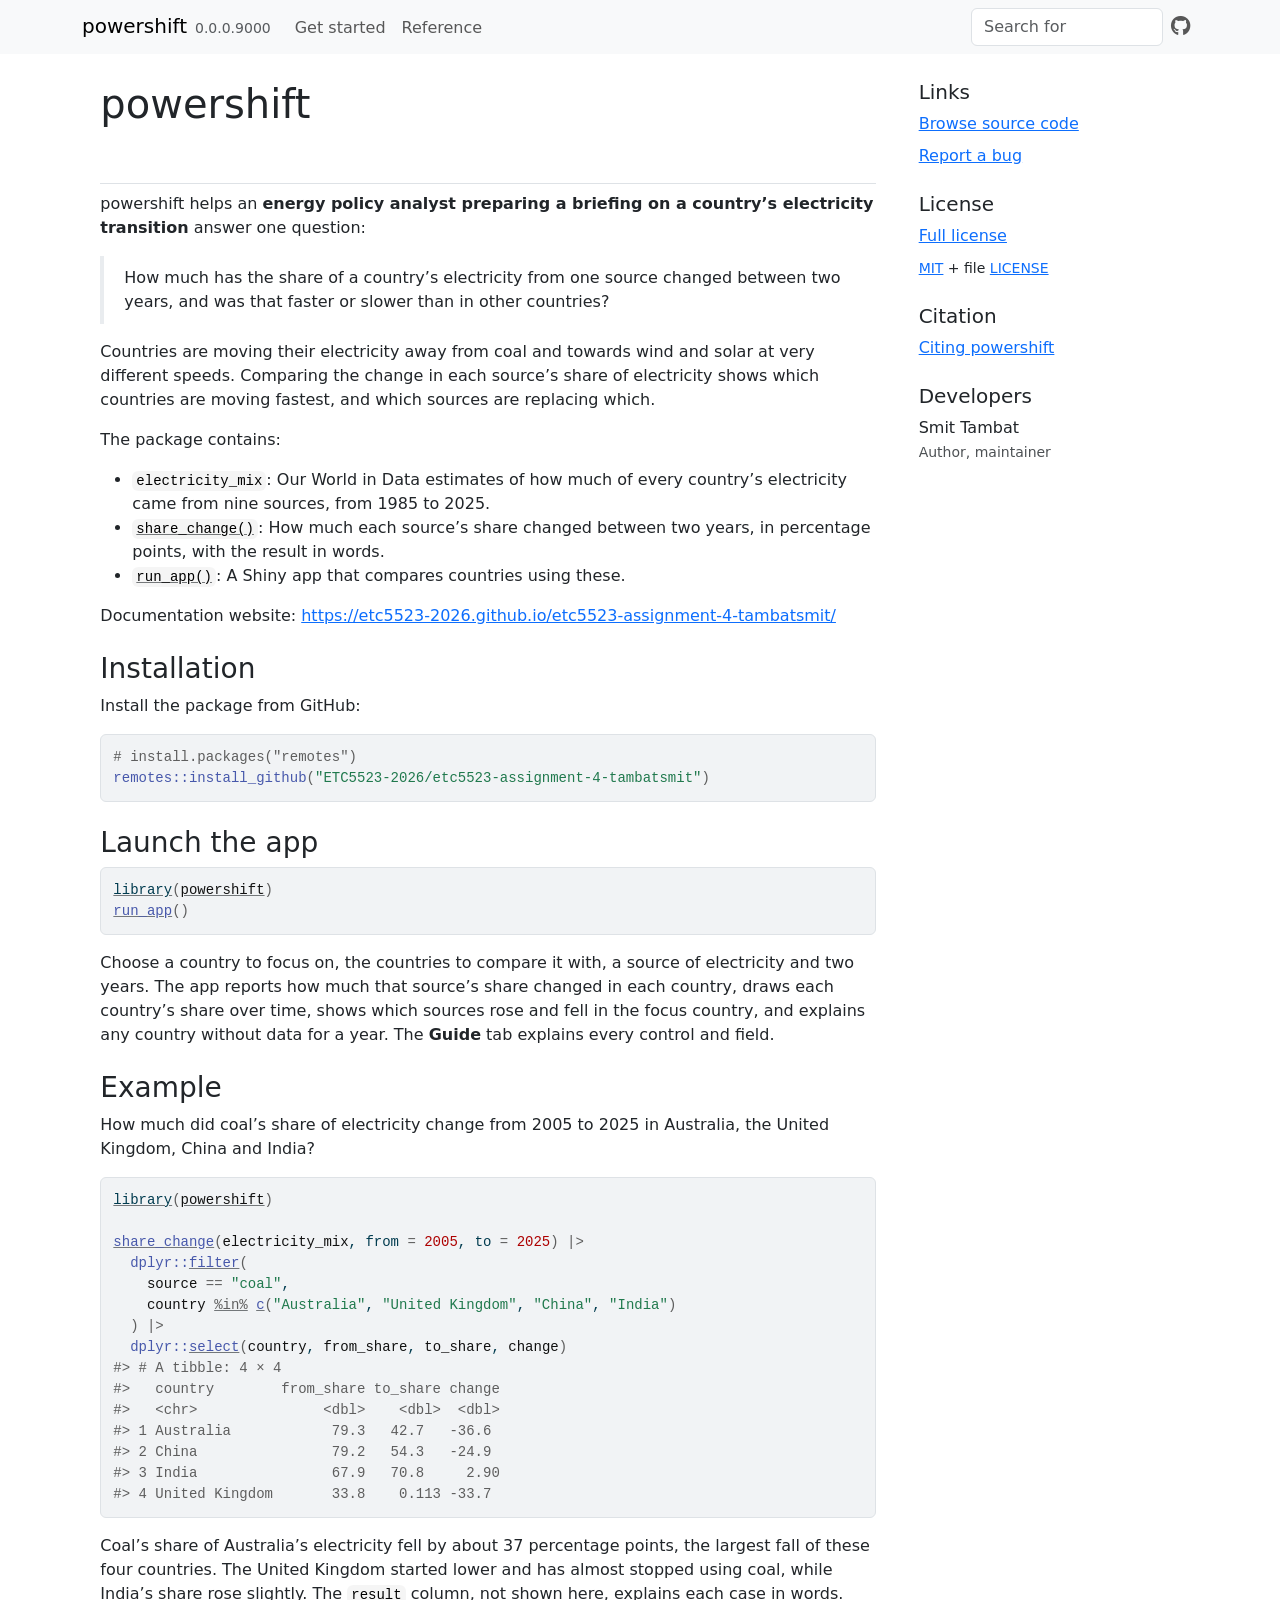
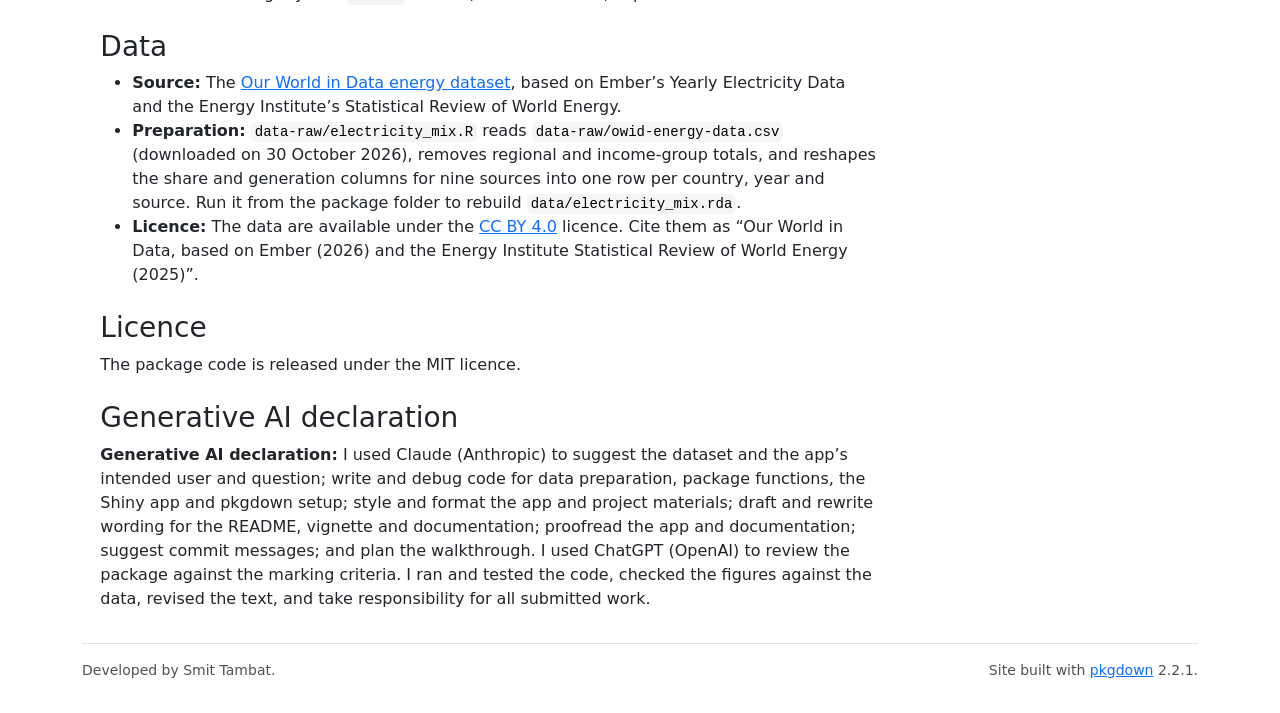
<file: index.html>
<!DOCTYPE html>
<!-- Generated by pkgdown: do not edit by hand --><html lang="en">
<head>
<meta charset="UTF-8">
<meta http-equiv="X-UA-Compatible" content="IE=edge">
<meta name="viewport" content="width=device-width, initial-scale=1, shrink-to-fit=no">
<title>Compare How Quickly Countries Are Changing Their Electricity Mix • powershift</title>
<script src="deps/jquery-3.6.0/jquery-3.6.0.min.js"></script><meta name="viewport" content="width=device-width, initial-scale=1, shrink-to-fit=no">
<link href="deps/bootstrap-5.3.8/bootstrap.min.css" rel="stylesheet">
<script src="deps/bootstrap-5.3.8/bootstrap.bundle.min.js"></script><link href="deps/font-awesome-6.5.2/css/all.min.css" rel="stylesheet">
<link href="deps/font-awesome-6.5.2/css/v4-shims.min.css" rel="stylesheet">
<script src="deps/headroom-0.11.0/headroom.min.js"></script><script src="deps/headroom-0.11.0/jQuery.headroom.min.js"></script><script src="deps/bootstrap-toc-1.0.1/bootstrap-toc.min.js"></script><script src="deps/clipboard.js-2.0.11/clipboard.min.js"></script><script src="deps/search-1.0.0/autocomplete.jquery.min.js"></script><script src="deps/search-1.0.0/fuse.min.js"></script><script src="deps/search-1.0.0/mark.min.js"></script><!-- pkgdown --><script src="pkgdown.js"></script><meta property="og:title" content="Compare How Quickly Countries Are Changing Their Electricity Mix">
<meta name="description" content="Provides Our World in Data estimates of how much of each countrys electricity came from coal, gas, oil, nuclear, hydro, wind, solar, bioenergy and other renewables from 1985 to 2025, a function that measures how much each sources share changed between two years, and a shiny app that helps an energy policy analyst compare how quickly countries are changing their electricity mix.">
<meta property="og:description" content="Provides Our World in Data estimates of how much of each countrys electricity came from coal, gas, oil, nuclear, hydro, wind, solar, bioenergy and other renewables from 1985 to 2025, a function that measures how much each sources share changed between two years, and a shiny app that helps an energy policy analyst compare how quickly countries are changing their electricity mix.">
</head>
<body>
    <a href="#main" class="visually-hidden-focusable">Skip to contents</a>


    <nav class="navbar navbar-expand-lg fixed-top bg-light" data-bs-theme="light" aria-label="Site navigation"><div class="container">

    <a class="navbar-brand me-2" href="index.html">powershift</a>

    <small class="nav-text text-muted me-auto" data-bs-toggle="tooltip" data-bs-placement="bottom" title="">0.0.0.9000</small>


    <button class="navbar-toggler" type="button" data-bs-toggle="collapse" data-bs-target="#navbar" aria-controls="navbar" aria-expanded="false" aria-label="Toggle navigation">
      <span class="navbar-toggler-icon"></span>
    </button>

    <div id="navbar" class="collapse navbar-collapse ms-3">
      <ul class="navbar-nav me-auto">
<li class="nav-item"><a class="nav-link" href="articles/powershift.html">Get started</a></li>
<li class="nav-item"><a class="nav-link" href="reference/index.html">Reference</a></li>
      </ul>
<ul class="navbar-nav">
<li class="nav-item"><form class="form-inline" role="search">
 <input class="form-control" type="search" name="search-input" id="search-input" autocomplete="off" aria-label="Search site" placeholder="Search for" data-search-index="search.json">
</form></li>
<li class="nav-item"><a class="external-link nav-link" href="https://github.com/ETC5523-2026/etc5523-assignment-4-tambatsmit/" aria-label="GitHub"><span class="fa fab fa-github fa-lg"></span></a></li>
      </ul>
</div>


  </div>
</nav><div class="container template-home">
<div class="row">
  <main id="main" class="col-md-9"><div class="section level1">
<div class="page-header"><h1 id="powershift">powershift<a class="anchor" aria-label="anchor" href="#powershift"></a>
</h1></div>
<p>powershift helps an <strong>energy policy analyst preparing a briefing on a country’s electricity transition</strong> answer one question:</p>
<blockquote>
<p>How much has the share of a country’s electricity from one source changed between two years, and was that faster or slower than in other countries?</p>
</blockquote>
<p>Countries are moving their electricity away from coal and towards wind and solar at very different speeds. Comparing the change in each source’s share of electricity shows which countries are moving fastest, and which sources are replacing which.</p>
<p>The package contains:</p>
<ul>
<li>
<code>electricity_mix</code>: Our World in Data estimates of how much of every country’s electricity came from nine sources, from 1985 to 2025.</li>
<li>
<code><a href="reference/share_change.html">share_change()</a></code>: How much each source’s share changed between two years, in percentage points, with the result in words.</li>
<li>
<code><a href="reference/run_app.html">run_app()</a></code>: A Shiny app that compares countries using these.</li>
</ul>
<p>Documentation website: <a href="https://etc5523-2026.github.io/etc5523-assignment-4-tambatsmit/" class="uri">https://etc5523-2026.github.io/etc5523-assignment-4-tambatsmit/</a></p>
<div class="section level2">
<h2 id="installation">Installation<a class="anchor" aria-label="anchor" href="#installation"></a>
</h2>
<p>Install the package from GitHub:</p>
<div class="sourceCode" id="cb1"><pre class="downlit sourceCode r">
<code class="sourceCode R"><span><span class="co"># install.packages("remotes")</span></span>
<span><span class="fu">remotes</span><span class="fu">::</span><span class="fu">install_github</span><span class="op">(</span><span class="st">"ETC5523-2026/etc5523-assignment-4-tambatsmit"</span><span class="op">)</span></span></code></pre></div>
</div>
<div class="section level2">
<h2 id="launch-the-app">Launch the app<a class="anchor" aria-label="anchor" href="#launch-the-app"></a>
</h2>
<div class="sourceCode" id="cb2"><pre class="downlit sourceCode r">
<code class="sourceCode R"><span><span class="kw"><a href="https://rdrr.io/r/base/library.html" class="external-link">library</a></span><span class="op">(</span><span class="va"><a href="https://etc5523-2026.github.io/etc5523-assignment-4-tambatsmit/">powershift</a></span><span class="op">)</span></span>
<span><span class="fu"><a href="reference/run_app.html">run_app</a></span><span class="op">(</span><span class="op">)</span></span></code></pre></div>
<p>Choose a country to focus on, the countries to compare it with, a source of electricity and two years. The app reports how much that source’s share changed in each country, draws each country’s share over time, shows which sources rose and fell in the focus country, and explains any country without data for a year. The <strong>Guide</strong> tab explains every control and field.</p>
</div>
<div class="section level2">
<h2 id="example">Example<a class="anchor" aria-label="anchor" href="#example"></a>
</h2>
<p>How much did coal’s share of electricity change from 2005 to 2025 in Australia, the United Kingdom, China and India?</p>
<div class="sourceCode" id="cb3"><pre class="downlit sourceCode r">
<code class="sourceCode R"><span><span class="kw"><a href="https://rdrr.io/r/base/library.html" class="external-link">library</a></span><span class="op">(</span><span class="va"><a href="https://etc5523-2026.github.io/etc5523-assignment-4-tambatsmit/">powershift</a></span><span class="op">)</span></span>
<span></span>
<span><span class="fu"><a href="reference/share_change.html">share_change</a></span><span class="op">(</span><span class="va">electricity_mix</span>, from <span class="op">=</span> <span class="fl">2005</span>, to <span class="op">=</span> <span class="fl">2025</span><span class="op">)</span> <span class="op">|&gt;</span></span>
<span>  <span class="fu">dplyr</span><span class="fu">::</span><span class="fu"><a href="https://dplyr.tidyverse.org/reference/filter.html" class="external-link">filter</a></span><span class="op">(</span></span>
<span>    <span class="va">source</span> <span class="op">==</span> <span class="st">"coal"</span>,</span>
<span>    <span class="va">country</span> <span class="op"><a href="https://rdrr.io/r/base/match.html" class="external-link">%in%</a></span> <span class="fu"><a href="https://rdrr.io/r/base/c.html" class="external-link">c</a></span><span class="op">(</span><span class="st">"Australia"</span>, <span class="st">"United Kingdom"</span>, <span class="st">"China"</span>, <span class="st">"India"</span><span class="op">)</span></span>
<span>  <span class="op">)</span> <span class="op">|&gt;</span></span>
<span>  <span class="fu">dplyr</span><span class="fu">::</span><span class="fu"><a href="https://dplyr.tidyverse.org/reference/select.html" class="external-link">select</a></span><span class="op">(</span><span class="va">country</span>, <span class="va">from_share</span>, <span class="va">to_share</span>, <span class="va">change</span><span class="op">)</span></span>
<span><span class="co">#&gt; # A tibble: 4 × 4</span></span>
<span><span class="co">#&gt;   country        from_share to_share change</span></span>
<span><span class="co">#&gt;   &lt;chr&gt;               &lt;dbl&gt;    &lt;dbl&gt;  &lt;dbl&gt;</span></span>
<span><span class="co">#&gt; 1 Australia            79.3   42.7   -36.6 </span></span>
<span><span class="co">#&gt; 2 China                79.2   54.3   -24.9 </span></span>
<span><span class="co">#&gt; 3 India                67.9   70.8     2.90</span></span>
<span><span class="co">#&gt; 4 United Kingdom       33.8    0.113 -33.7</span></span></code></pre></div>
<p>Coal’s share of Australia’s electricity fell by about 37 percentage points, the largest fall of these four countries. The United Kingdom started lower and has almost stopped using coal, while India’s share rose slightly. The <code>result</code> column, not shown here, explains each case in words.</p>
</div>
<div class="section level2">
<h2 id="data">Data<a class="anchor" aria-label="anchor" href="#data"></a>
</h2>
<ul>
<li>
<strong>Source:</strong> The <a href="https://github.com/owid/energy-data" class="external-link">Our World in Data energy dataset</a>, based on Ember’s Yearly Electricity Data and the Energy Institute’s Statistical Review of World Energy.</li>
<li>
<strong>Preparation:</strong> <code>data-raw/electricity_mix.R</code> reads <code>data-raw/owid-energy-data.csv</code> (downloaded on 30 October 2026), removes regional and income-group totals, and reshapes the share and generation columns for nine sources into one row per country, year and source. Run it from the package folder to rebuild <code>data/electricity_mix.rda</code>.</li>
<li>
<strong>Licence:</strong> The data are available under the <a href="https://creativecommons.org/licenses/by/4.0/" class="external-link">CC BY 4.0</a> licence. Cite them as “Our World in Data, based on Ember (2026) and the Energy Institute Statistical Review of World Energy (2025)”.</li>
</ul>
</div>
<div class="section level2">
<h2 id="licence">Licence<a class="anchor" aria-label="anchor" href="#licence"></a>
</h2>
<p>The package code is released under the MIT licence.</p>
</div>
<div class="section level2">
<h2 id="generative-ai-declaration">Generative AI declaration<a class="anchor" aria-label="anchor" href="#generative-ai-declaration"></a>
</h2>
<p><strong>Generative AI declaration:</strong> I used Claude (Anthropic) to suggest the dataset and the app’s intended user and question; write and debug code for data preparation, package functions, the Shiny app and pkgdown setup; style and format the app and project materials; draft and rewrite wording for the README, vignette and documentation; proofread the app and documentation; suggest commit messages; and plan the walkthrough. I used ChatGPT (OpenAI) to review the package against the marking criteria. I ran and tested the code, checked the figures against the data, revised the text, and take responsibility for all submitted work.</p>
</div>
</div>
  </main><aside class="col-md-3"><div class="links">
<h2 data-toc-skip>Links</h2>
<ul class="list-unstyled">
<li><a href="https://github.com/ETC5523-2026/etc5523-assignment-4-tambatsmit/" class="external-link">Browse source code</a></li>
<li><a href="https://github.com/ETC5523-2026/etc5523-assignment-4-tambatsmit/issues" class="external-link">Report a bug</a></li>
</ul>
</div>

<div class="license">
<h2 data-toc-skip>License</h2>
<ul class="list-unstyled">
<li><a href="LICENSE.html">Full license</a></li>
<li><small><a href="https://opensource.org/licenses/mit-license.php" class="external-link">MIT</a> + file <a href="LICENSE-text.html">LICENSE</a></small></li>
</ul>
</div>


<div class="citation">
<h2 data-toc-skip>Citation</h2>
<ul class="list-unstyled">
<li><a href="authors.html#citation">Citing powershift</a></li>
</ul>
</div>

<div class="developers">
<h2 data-toc-skip>Developers</h2>
<ul class="list-unstyled">
<li>Smit Tambat <br><small class="roles"> Author, maintainer </small>   </li>
</ul>
</div>



  </aside>
</div>


    <footer><div class="pkgdown-footer-left">
  <p>Developed by Smit Tambat.</p>
</div>

<div class="pkgdown-footer-right">
  <p>Site built with <a href="https://pkgdown.r-lib.org/" class="external-link">pkgdown</a> 2.2.1.</p>
</div>

    </footer>
</div>





  </body>
</html>
</file>
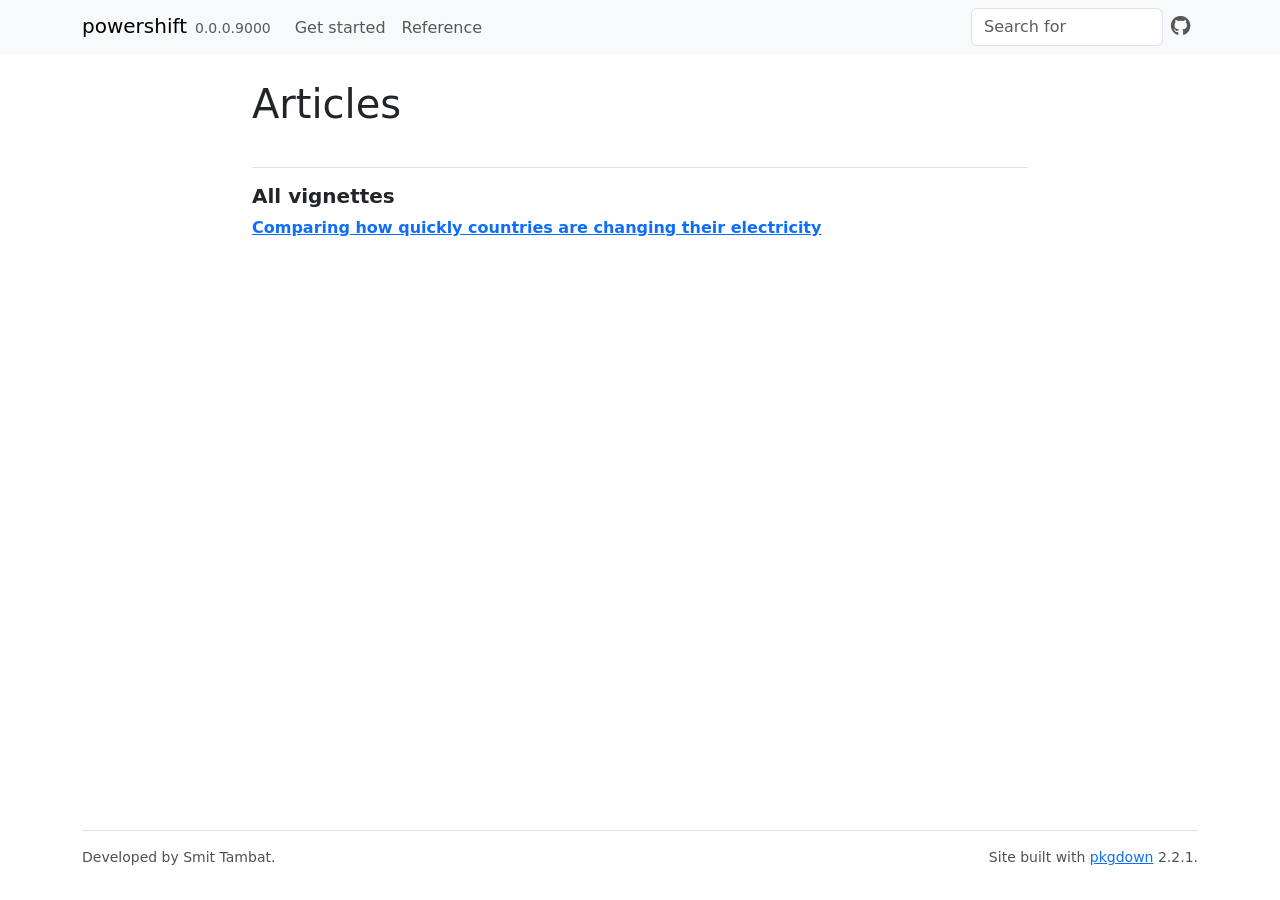
<file: articles/index.html>
<!DOCTYPE html>
<!-- Generated by pkgdown: do not edit by hand --><html lang="en"><head><meta charset="UTF-8"><meta http-equiv="X-UA-Compatible" content="IE=edge"><meta name="viewport" content="width=device-width, initial-scale=1, shrink-to-fit=no"><title>Articles • powershift</title><script src="../deps/jquery-3.6.0/jquery-3.6.0.min.js"></script><meta name="viewport" content="width=device-width, initial-scale=1, shrink-to-fit=no"><link href="../deps/bootstrap-5.3.8/bootstrap.min.css" rel="stylesheet"><script src="../deps/bootstrap-5.3.8/bootstrap.bundle.min.js"></script><link href="../deps/font-awesome-6.5.2/css/all.min.css" rel="stylesheet"><link href="../deps/font-awesome-6.5.2/css/v4-shims.min.css" rel="stylesheet"><script src="../deps/headroom-0.11.0/headroom.min.js"></script><script src="../deps/headroom-0.11.0/jQuery.headroom.min.js"></script><script src="../deps/bootstrap-toc-1.0.1/bootstrap-toc.min.js"></script><script src="../deps/clipboard.js-2.0.11/clipboard.min.js"></script><script src="../deps/search-1.0.0/autocomplete.jquery.min.js"></script><script src="../deps/search-1.0.0/fuse.min.js"></script><script src="../deps/search-1.0.0/mark.min.js"></script><!-- pkgdown --><script src="../pkgdown.js"></script><meta property="og:title" content="Articles"></head><body>
    <a href="#main" class="visually-hidden-focusable">Skip to contents</a>


    <nav class="navbar navbar-expand-lg fixed-top bg-light" data-bs-theme="light" aria-label="Site navigation"><div class="container">

    <a class="navbar-brand me-2" href="../index.html">powershift</a>

    <small class="nav-text text-muted me-auto" data-bs-toggle="tooltip" data-bs-placement="bottom" title="">0.0.0.9000</small>


    <button class="navbar-toggler" type="button" data-bs-toggle="collapse" data-bs-target="#navbar" aria-controls="navbar" aria-expanded="false" aria-label="Toggle navigation">
      <span class="navbar-toggler-icon"></span>
    </button>

    <div id="navbar" class="collapse navbar-collapse ms-3">
      <ul class="navbar-nav me-auto"><li class="nav-item"><a class="nav-link" href="../articles/powershift.html">Get started</a></li>
<li class="nav-item"><a class="nav-link" href="../reference/index.html">Reference</a></li>
      </ul><ul class="navbar-nav"><li class="nav-item"><form class="form-inline" role="search">
 <input class="form-control" type="search" name="search-input" id="search-input" autocomplete="off" aria-label="Search site" placeholder="Search for" data-search-index="../search.json"></form></li>
<li class="nav-item"><a class="external-link nav-link" href="https://github.com/ETC5523-2026/etc5523-assignment-4-tambatsmit/" aria-label="GitHub"><span class="fa fab fa-github fa-lg"></span></a></li>
      </ul></div>


  </div>
</nav><div class="container template-article-index">
<div class="row">
  <main id="main" class="col-md-9"><div class="page-header">

      <h1>Articles</h1>
    </div>

    <div class="section ">
      <h3>All vignettes</h3>
      <div class="section-desc"></div>

      <dl><dt><a href="powershift.html">Comparing how quickly countries are changing their electricity</a></dt>
        <dd>
      </dd></dl></div>
  </main></div>


    <footer><div class="pkgdown-footer-left">
  <p>Developed by Smit Tambat.</p>
</div>

<div class="pkgdown-footer-right">
  <p>Site built with <a href="https://pkgdown.r-lib.org/" class="external-link">pkgdown</a> 2.2.1.</p>
</div>

    </footer></div>





  </body></html>
</file>
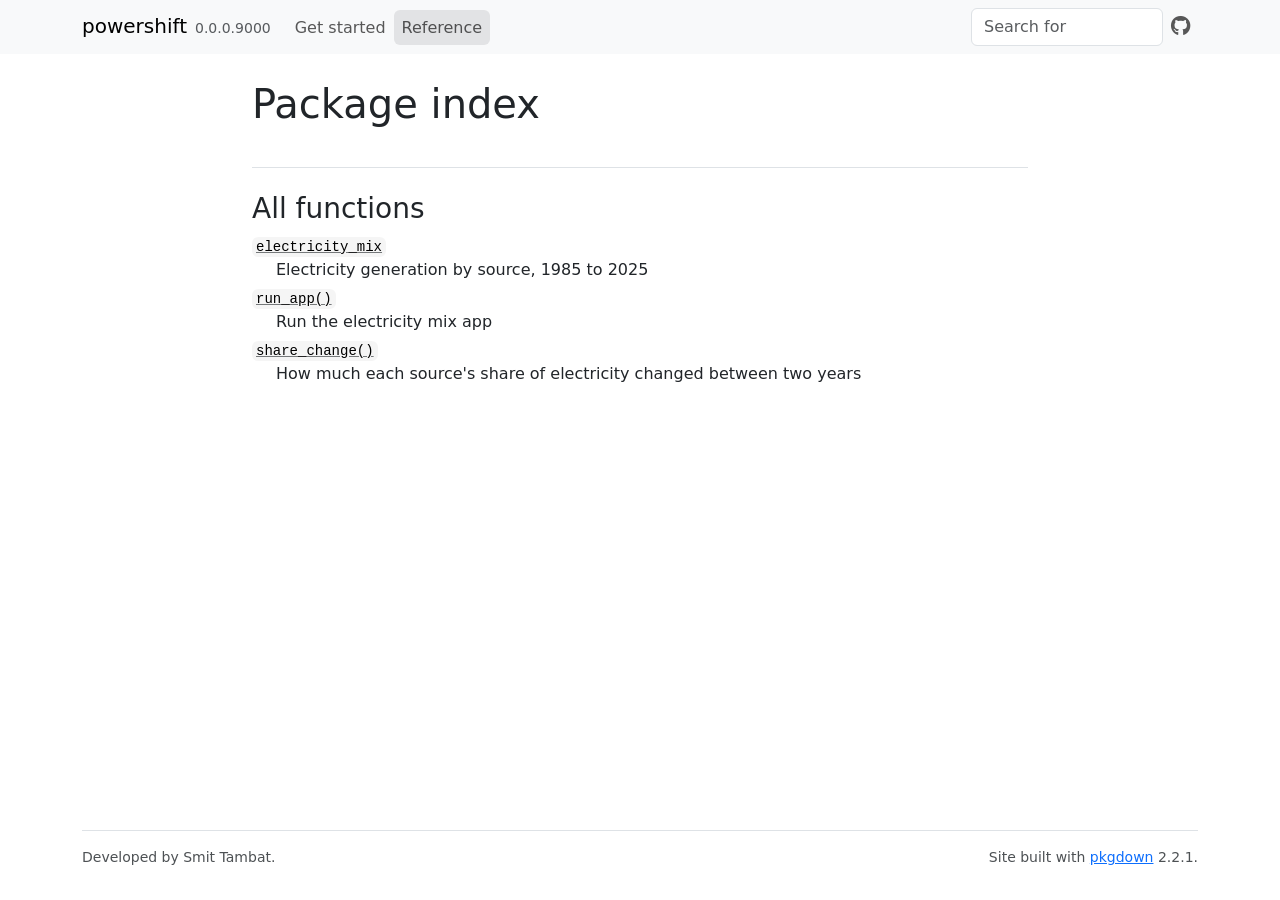
<file: reference/index.html>
<!DOCTYPE html>
<!-- Generated by pkgdown: do not edit by hand --><html lang="en"><head><meta charset="UTF-8"><meta http-equiv="X-UA-Compatible" content="IE=edge"><meta name="viewport" content="width=device-width, initial-scale=1, shrink-to-fit=no"><title>Package index • powershift</title><script src="../deps/jquery-3.6.0/jquery-3.6.0.min.js"></script><meta name="viewport" content="width=device-width, initial-scale=1, shrink-to-fit=no"><link href="../deps/bootstrap-5.3.8/bootstrap.min.css" rel="stylesheet"><script src="../deps/bootstrap-5.3.8/bootstrap.bundle.min.js"></script><link href="../deps/font-awesome-6.5.2/css/all.min.css" rel="stylesheet"><link href="../deps/font-awesome-6.5.2/css/v4-shims.min.css" rel="stylesheet"><script src="../deps/headroom-0.11.0/headroom.min.js"></script><script src="../deps/headroom-0.11.0/jQuery.headroom.min.js"></script><script src="../deps/bootstrap-toc-1.0.1/bootstrap-toc.min.js"></script><script src="../deps/clipboard.js-2.0.11/clipboard.min.js"></script><script src="../deps/search-1.0.0/autocomplete.jquery.min.js"></script><script src="../deps/search-1.0.0/fuse.min.js"></script><script src="../deps/search-1.0.0/mark.min.js"></script><!-- pkgdown --><script src="../pkgdown.js"></script><meta property="og:title" content="Package index"></head><body>
    <a href="#main" class="visually-hidden-focusable">Skip to contents</a>


    <nav class="navbar navbar-expand-lg fixed-top bg-light" data-bs-theme="light" aria-label="Site navigation"><div class="container">

    <a class="navbar-brand me-2" href="../index.html">powershift</a>

    <small class="nav-text text-muted me-auto" data-bs-toggle="tooltip" data-bs-placement="bottom" title="">0.0.0.9000</small>


    <button class="navbar-toggler" type="button" data-bs-toggle="collapse" data-bs-target="#navbar" aria-controls="navbar" aria-expanded="false" aria-label="Toggle navigation">
      <span class="navbar-toggler-icon"></span>
    </button>

    <div id="navbar" class="collapse navbar-collapse ms-3">
      <ul class="navbar-nav me-auto"><li class="nav-item"><a class="nav-link" href="../articles/powershift.html">Get started</a></li>
<li class="active nav-item"><a class="nav-link" href="../reference/index.html">Reference</a></li>
      </ul><ul class="navbar-nav"><li class="nav-item"><form class="form-inline" role="search">
 <input class="form-control" type="search" name="search-input" id="search-input" autocomplete="off" aria-label="Search site" placeholder="Search for" data-search-index="../search.json"></form></li>
<li class="nav-item"><a class="external-link nav-link" href="https://github.com/ETC5523-2026/etc5523-assignment-4-tambatsmit/" aria-label="GitHub"><span class="fa fab fa-github fa-lg"></span></a></li>
      </ul></div>


  </div>
</nav><div class="container template-reference-index">
<div class="row">
  <main id="main" class="col-md-9"><div class="page-header">

      <h1>Package index</h1>
    </div>

    <div class="section level2">
      <h2 id="all-functions">All functions<a class="anchor" aria-label="anchor" href="#all-functions"></a></h2>



      <dl></dl></div><div class="section level2">




      <dl><dt>

          <code><a href="electricity_mix.html">electricity_mix</a></code>

        </dt>
        <dd>Electricity generation by source, 1985 to 2025</dd>

        <dt>

          <code><a href="run_app.html">run_app()</a></code>

        </dt>
        <dd>Run the electricity mix app</dd>

        <dt>

          <code><a href="share_change.html">share_change()</a></code>

        </dt>
        <dd>How much each source's share of electricity changed between two years</dd>
      </dl></div>
  </main></div>


    <footer><div class="pkgdown-footer-left">
  <p>Developed by Smit Tambat.</p>
</div>

<div class="pkgdown-footer-right">
  <p>Site built with <a href="https://pkgdown.r-lib.org/" class="external-link">pkgdown</a> 2.2.1.</p>
</div>

    </footer></div>





  </body></html>
</file>
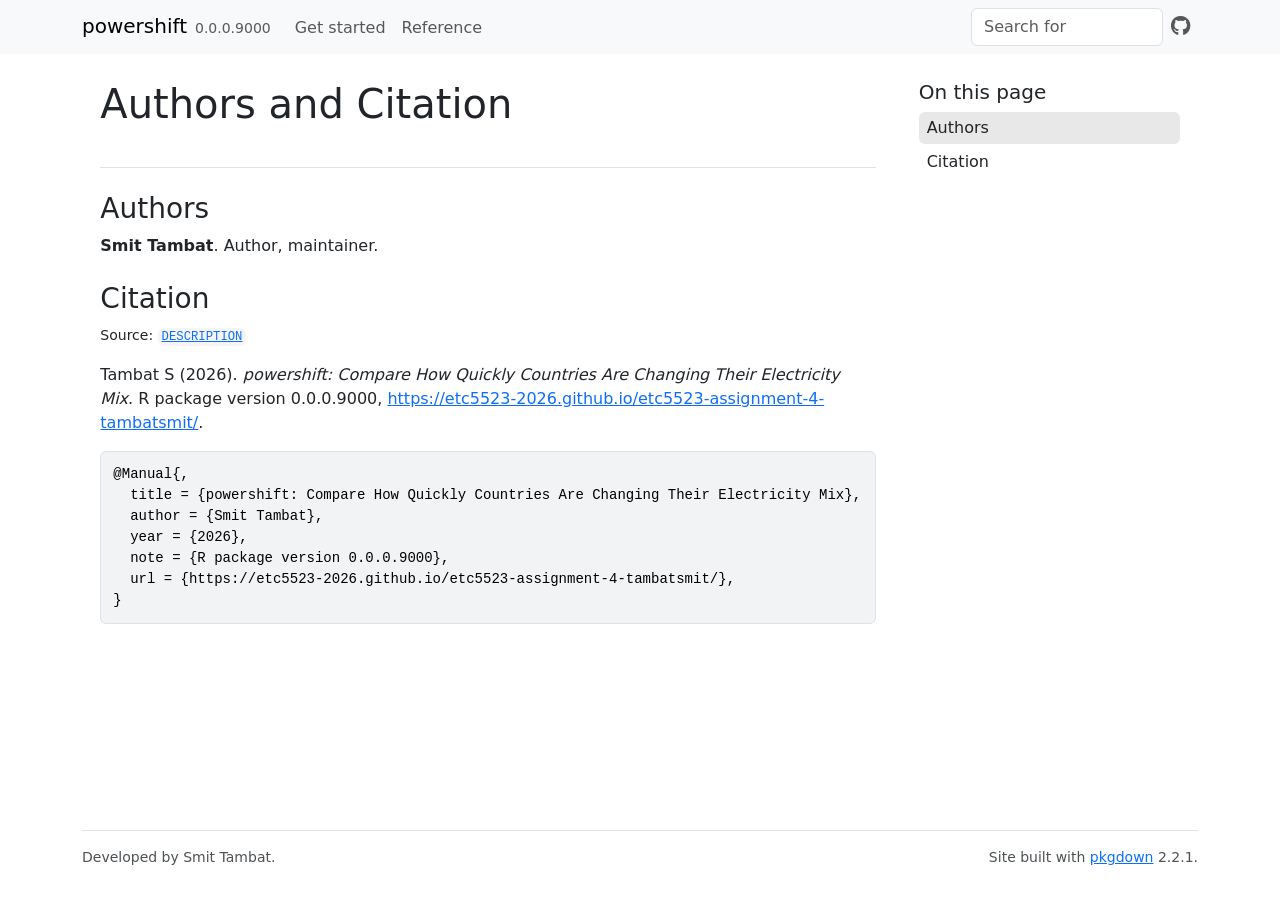
<file: authors.html>
<!DOCTYPE html>
<!-- Generated by pkgdown: do not edit by hand --><html lang="en"><head><meta charset="UTF-8"><meta http-equiv="X-UA-Compatible" content="IE=edge"><meta name="viewport" content="width=device-width, initial-scale=1, shrink-to-fit=no"><title>Authors and Citation • powershift</title><script src="deps/jquery-3.6.0/jquery-3.6.0.min.js"></script><meta name="viewport" content="width=device-width, initial-scale=1, shrink-to-fit=no"><link href="deps/bootstrap-5.3.8/bootstrap.min.css" rel="stylesheet"><script src="deps/bootstrap-5.3.8/bootstrap.bundle.min.js"></script><link href="deps/font-awesome-6.5.2/css/all.min.css" rel="stylesheet"><link href="deps/font-awesome-6.5.2/css/v4-shims.min.css" rel="stylesheet"><script src="deps/headroom-0.11.0/headroom.min.js"></script><script src="deps/headroom-0.11.0/jQuery.headroom.min.js"></script><script src="deps/bootstrap-toc-1.0.1/bootstrap-toc.min.js"></script><script src="deps/clipboard.js-2.0.11/clipboard.min.js"></script><script src="deps/search-1.0.0/autocomplete.jquery.min.js"></script><script src="deps/search-1.0.0/fuse.min.js"></script><script src="deps/search-1.0.0/mark.min.js"></script><!-- pkgdown --><script src="pkgdown.js"></script><meta property="og:title" content="Authors and Citation"></head><body>
    <a href="#main" class="visually-hidden-focusable">Skip to contents</a>


    <nav class="navbar navbar-expand-lg fixed-top bg-light" data-bs-theme="light" aria-label="Site navigation"><div class="container">

    <a class="navbar-brand me-2" href="index.html">powershift</a>

    <small class="nav-text text-muted me-auto" data-bs-toggle="tooltip" data-bs-placement="bottom" title="">0.0.0.9000</small>


    <button class="navbar-toggler" type="button" data-bs-toggle="collapse" data-bs-target="#navbar" aria-controls="navbar" aria-expanded="false" aria-label="Toggle navigation">
      <span class="navbar-toggler-icon"></span>
    </button>

    <div id="navbar" class="collapse navbar-collapse ms-3">
      <ul class="navbar-nav me-auto"><li class="nav-item"><a class="nav-link" href="articles/powershift.html">Get started</a></li>
<li class="nav-item"><a class="nav-link" href="reference/index.html">Reference</a></li>
      </ul><ul class="navbar-nav"><li class="nav-item"><form class="form-inline" role="search">
 <input class="form-control" type="search" name="search-input" id="search-input" autocomplete="off" aria-label="Search site" placeholder="Search for" data-search-index="search.json"></form></li>
<li class="nav-item"><a class="external-link nav-link" href="https://github.com/ETC5523-2026/etc5523-assignment-4-tambatsmit/" aria-label="GitHub"><span class="fa fab fa-github fa-lg"></span></a></li>
      </ul></div>


  </div>
</nav><div class="container template-citation-authors">
<div class="row">
  <main id="main" class="col-md-9"><div class="page-header">

      <h1>Authors and Citation</h1>
    </div>

    <div class="section level2">
      <h2>Authors</h2>

      <ul class="list-unstyled"><li>
          <p><strong>Smit Tambat</strong>. Author, maintainer.
          </p>
        </li>
      </ul></div>

    <div class="section level2">
      <h2 id="citation">Citation</h2>
      <p><small class="dont-index">Source: <a href="https://github.com/ETC5523-2026/etc5523-assignment-4-tambatsmit/blob/main/DESCRIPTION" class="external-link"><code>DESCRIPTION</code></a></small></p>

      <p>Tambat S (2026).
<em>powershift: Compare How Quickly Countries Are Changing Their Electricity Mix</em>.
R package version 0.0.0.9000, <a href="https://etc5523-2026.github.io/etc5523-assignment-4-tambatsmit/">https://etc5523-2026.github.io/etc5523-assignment-4-tambatsmit/</a>.
</p>
      <pre>@Manual{,
  title = {powershift: Compare How Quickly Countries Are Changing Their Electricity Mix},
  author = {Smit Tambat},
  year = {2026},
  note = {R package version 0.0.0.9000},
  url = {https://etc5523-2026.github.io/etc5523-assignment-4-tambatsmit/},
}</pre>
    </div>

  </main><aside class="col-md-3"><nav id="toc" aria-label="Table of contents"><h2>On this page</h2>
    </nav></aside></div>


    <footer><div class="pkgdown-footer-left">
  <p>Developed by Smit Tambat.</p>
</div>

<div class="pkgdown-footer-right">
  <p>Site built with <a href="https://pkgdown.r-lib.org/" class="external-link">pkgdown</a> 2.2.1.</p>
</div>

    </footer></div>





  </body></html>
</file>
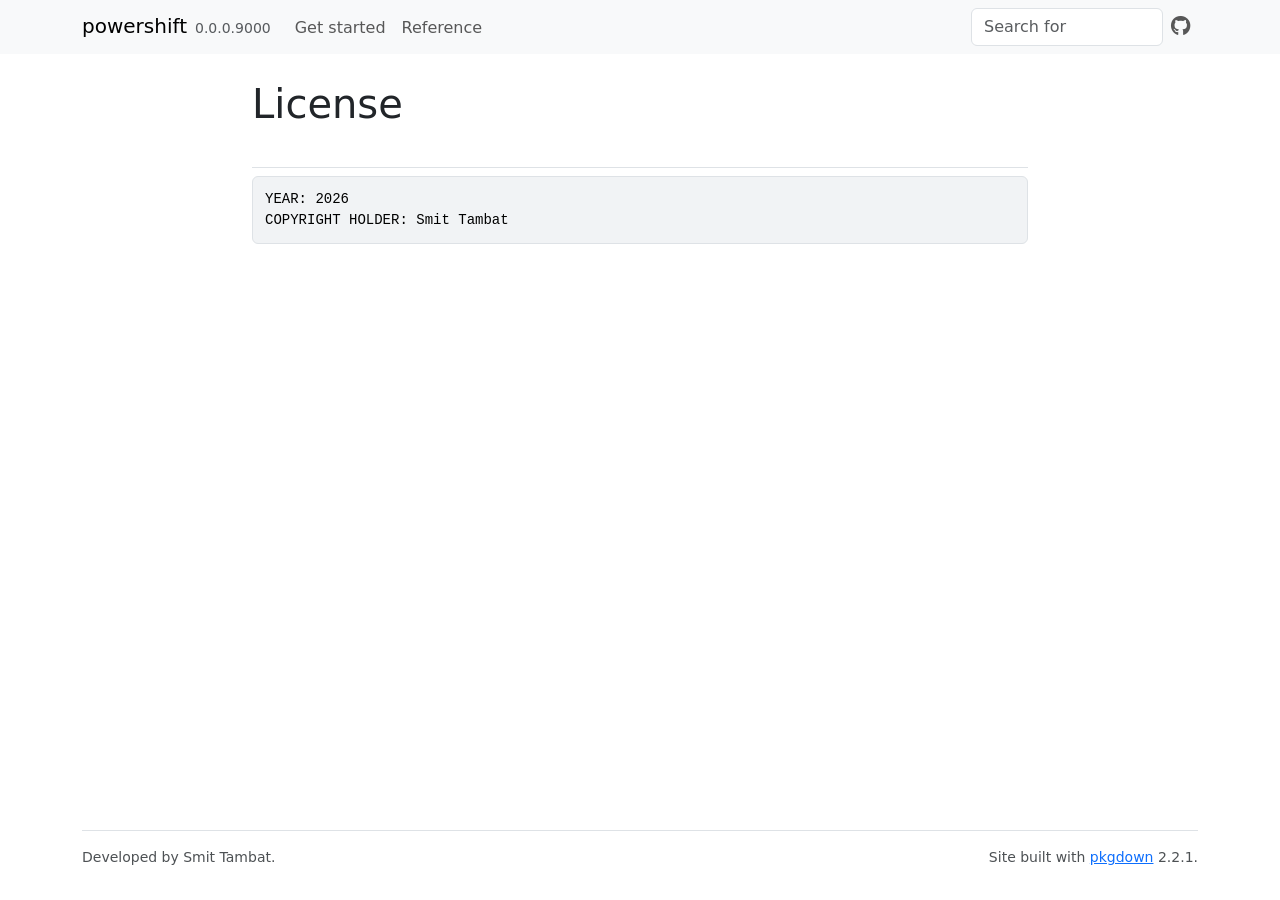
<file: LICENSE-text.html>
<!DOCTYPE html>
<!-- Generated by pkgdown: do not edit by hand --><html lang="en"><head><meta charset="UTF-8"><meta http-equiv="X-UA-Compatible" content="IE=edge"><meta name="viewport" content="width=device-width, initial-scale=1, shrink-to-fit=no"><title>License • powershift</title><script src="deps/jquery-3.6.0/jquery-3.6.0.min.js"></script><meta name="viewport" content="width=device-width, initial-scale=1, shrink-to-fit=no"><link href="deps/bootstrap-5.3.8/bootstrap.min.css" rel="stylesheet"><script src="deps/bootstrap-5.3.8/bootstrap.bundle.min.js"></script><link href="deps/font-awesome-6.5.2/css/all.min.css" rel="stylesheet"><link href="deps/font-awesome-6.5.2/css/v4-shims.min.css" rel="stylesheet"><script src="deps/headroom-0.11.0/headroom.min.js"></script><script src="deps/headroom-0.11.0/jQuery.headroom.min.js"></script><script src="deps/bootstrap-toc-1.0.1/bootstrap-toc.min.js"></script><script src="deps/clipboard.js-2.0.11/clipboard.min.js"></script><script src="deps/search-1.0.0/autocomplete.jquery.min.js"></script><script src="deps/search-1.0.0/fuse.min.js"></script><script src="deps/search-1.0.0/mark.min.js"></script><!-- pkgdown --><script src="pkgdown.js"></script><meta property="og:title" content="License"></head><body>
    <a href="#main" class="visually-hidden-focusable">Skip to contents</a>


    <nav class="navbar navbar-expand-lg fixed-top bg-light" data-bs-theme="light" aria-label="Site navigation"><div class="container">

    <a class="navbar-brand me-2" href="index.html">powershift</a>

    <small class="nav-text text-muted me-auto" data-bs-toggle="tooltip" data-bs-placement="bottom" title="">0.0.0.9000</small>


    <button class="navbar-toggler" type="button" data-bs-toggle="collapse" data-bs-target="#navbar" aria-controls="navbar" aria-expanded="false" aria-label="Toggle navigation">
      <span class="navbar-toggler-icon"></span>
    </button>

    <div id="navbar" class="collapse navbar-collapse ms-3">
      <ul class="navbar-nav me-auto"><li class="nav-item"><a class="nav-link" href="articles/powershift.html">Get started</a></li>
<li class="nav-item"><a class="nav-link" href="reference/index.html">Reference</a></li>
      </ul><ul class="navbar-nav"><li class="nav-item"><form class="form-inline" role="search">
 <input class="form-control" type="search" name="search-input" id="search-input" autocomplete="off" aria-label="Search site" placeholder="Search for" data-search-index="search.json"></form></li>
<li class="nav-item"><a class="external-link nav-link" href="https://github.com/ETC5523-2026/etc5523-assignment-4-tambatsmit/" aria-label="GitHub"><span class="fa fab fa-github fa-lg"></span></a></li>
      </ul></div>


  </div>
</nav><div class="container template-title-body">
<div class="row">
  <main id="main" class="col-md-9"><div class="page-header">

      <h1>License</h1>

    </div>

<pre>YEAR: 2026
COPYRIGHT HOLDER: Smit Tambat
</pre>

  </main></div>


    <footer><div class="pkgdown-footer-left">
  <p>Developed by Smit Tambat.</p>
</div>

<div class="pkgdown-footer-right">
  <p>Site built with <a href="https://pkgdown.r-lib.org/" class="external-link">pkgdown</a> 2.2.1.</p>
</div>

    </footer></div>





  </body></html>
</file>
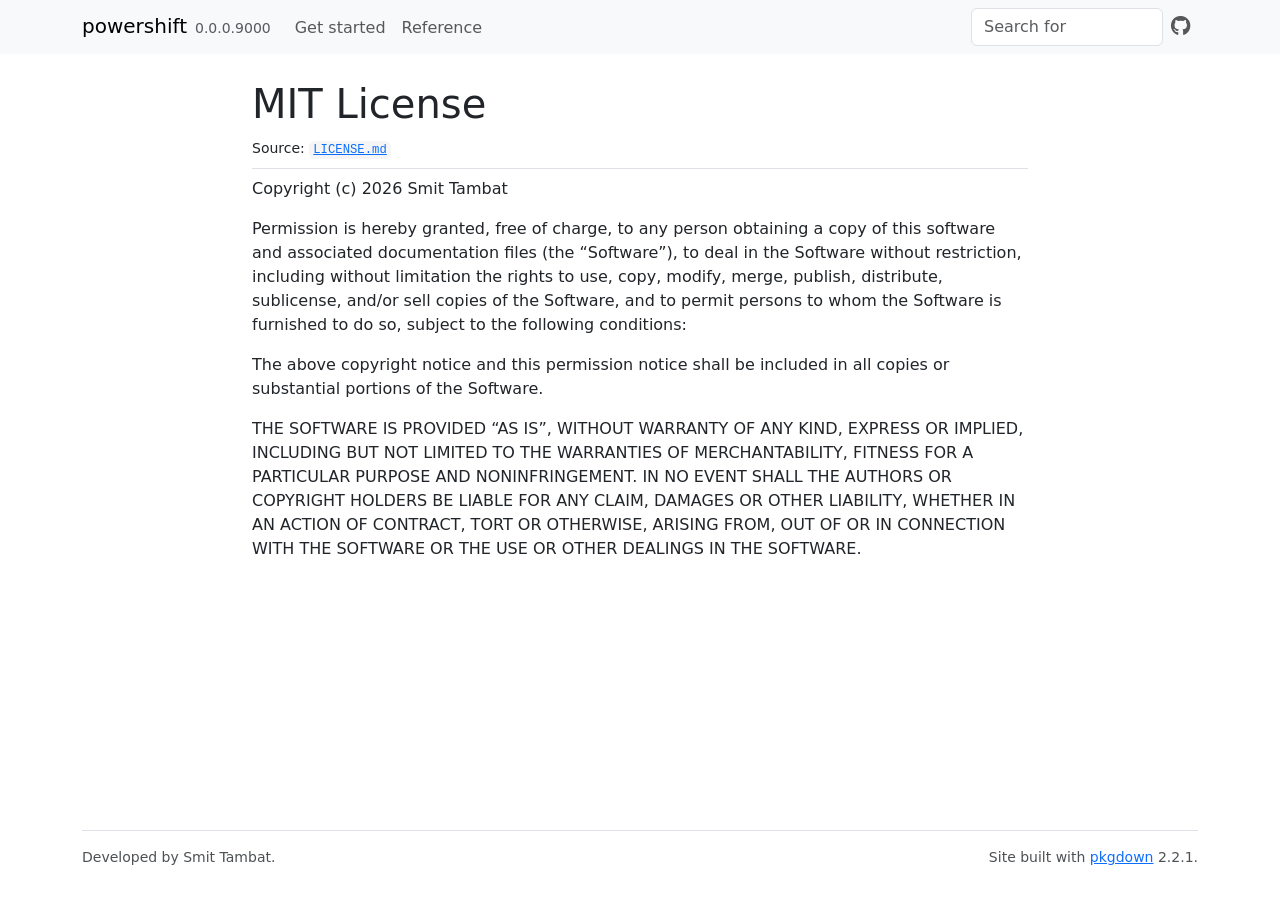
<file: LICENSE.html>
<!DOCTYPE html>
<!-- Generated by pkgdown: do not edit by hand --><html lang="en"><head><meta charset="UTF-8"><meta http-equiv="X-UA-Compatible" content="IE=edge"><meta name="viewport" content="width=device-width, initial-scale=1, shrink-to-fit=no"><title>MIT License • powershift</title><script src="deps/jquery-3.6.0/jquery-3.6.0.min.js"></script><meta name="viewport" content="width=device-width, initial-scale=1, shrink-to-fit=no"><link href="deps/bootstrap-5.3.8/bootstrap.min.css" rel="stylesheet"><script src="deps/bootstrap-5.3.8/bootstrap.bundle.min.js"></script><link href="deps/font-awesome-6.5.2/css/all.min.css" rel="stylesheet"><link href="deps/font-awesome-6.5.2/css/v4-shims.min.css" rel="stylesheet"><script src="deps/headroom-0.11.0/headroom.min.js"></script><script src="deps/headroom-0.11.0/jQuery.headroom.min.js"></script><script src="deps/bootstrap-toc-1.0.1/bootstrap-toc.min.js"></script><script src="deps/clipboard.js-2.0.11/clipboard.min.js"></script><script src="deps/search-1.0.0/autocomplete.jquery.min.js"></script><script src="deps/search-1.0.0/fuse.min.js"></script><script src="deps/search-1.0.0/mark.min.js"></script><!-- pkgdown --><script src="pkgdown.js"></script><meta property="og:title" content="MIT License"></head><body>
    <a href="#main" class="visually-hidden-focusable">Skip to contents</a>


    <nav class="navbar navbar-expand-lg fixed-top bg-light" data-bs-theme="light" aria-label="Site navigation"><div class="container">

    <a class="navbar-brand me-2" href="index.html">powershift</a>

    <small class="nav-text text-muted me-auto" data-bs-toggle="tooltip" data-bs-placement="bottom" title="">0.0.0.9000</small>


    <button class="navbar-toggler" type="button" data-bs-toggle="collapse" data-bs-target="#navbar" aria-controls="navbar" aria-expanded="false" aria-label="Toggle navigation">
      <span class="navbar-toggler-icon"></span>
    </button>

    <div id="navbar" class="collapse navbar-collapse ms-3">
      <ul class="navbar-nav me-auto"><li class="nav-item"><a class="nav-link" href="articles/powershift.html">Get started</a></li>
<li class="nav-item"><a class="nav-link" href="reference/index.html">Reference</a></li>
      </ul><ul class="navbar-nav"><li class="nav-item"><form class="form-inline" role="search">
 <input class="form-control" type="search" name="search-input" id="search-input" autocomplete="off" aria-label="Search site" placeholder="Search for" data-search-index="search.json"></form></li>
<li class="nav-item"><a class="external-link nav-link" href="https://github.com/ETC5523-2026/etc5523-assignment-4-tambatsmit/" aria-label="GitHub"><span class="fa fab fa-github fa-lg"></span></a></li>
      </ul></div>


  </div>
</nav><div class="container template-title-body">
<div class="row">
  <main id="main" class="col-md-9"><div class="page-header">

      <h1>MIT License</h1>
      <small class="dont-index">Source: <a href="https://github.com/ETC5523-2026/etc5523-assignment-4-tambatsmit/blob/main/LICENSE.md" class="external-link"><code>LICENSE.md</code></a></small>
    </div>

<div id="mit-license" class="section level1">

<p>Copyright (c) 2026 Smit Tambat</p>
<p>Permission is hereby granted, free of charge, to any person obtaining a copy of this software and associated documentation files (the “Software”), to deal in the Software without restriction, including without limitation the rights to use, copy, modify, merge, publish, distribute, sublicense, and/or sell copies of the Software, and to permit persons to whom the Software is furnished to do so, subject to the following conditions:</p>
<p>The above copyright notice and this permission notice shall be included in all copies or substantial portions of the Software.</p>
<p>THE SOFTWARE IS PROVIDED “AS IS”, WITHOUT WARRANTY OF ANY KIND, EXPRESS OR IMPLIED, INCLUDING BUT NOT LIMITED TO THE WARRANTIES OF MERCHANTABILITY, FITNESS FOR A PARTICULAR PURPOSE AND NONINFRINGEMENT. IN NO EVENT SHALL THE AUTHORS OR COPYRIGHT HOLDERS BE LIABLE FOR ANY CLAIM, DAMAGES OR OTHER LIABILITY, WHETHER IN AN ACTION OF CONTRACT, TORT OR OTHERWISE, ARISING FROM, OUT OF OR IN CONNECTION WITH THE SOFTWARE OR THE USE OR OTHER DEALINGS IN THE SOFTWARE.</p>
</div>

  </main></div>


    <footer><div class="pkgdown-footer-left">
  <p>Developed by Smit Tambat.</p>
</div>

<div class="pkgdown-footer-right">
  <p>Site built with <a href="https://pkgdown.r-lib.org/" class="external-link">pkgdown</a> 2.2.1.</p>
</div>

    </footer></div>





  </body></html>
</file>
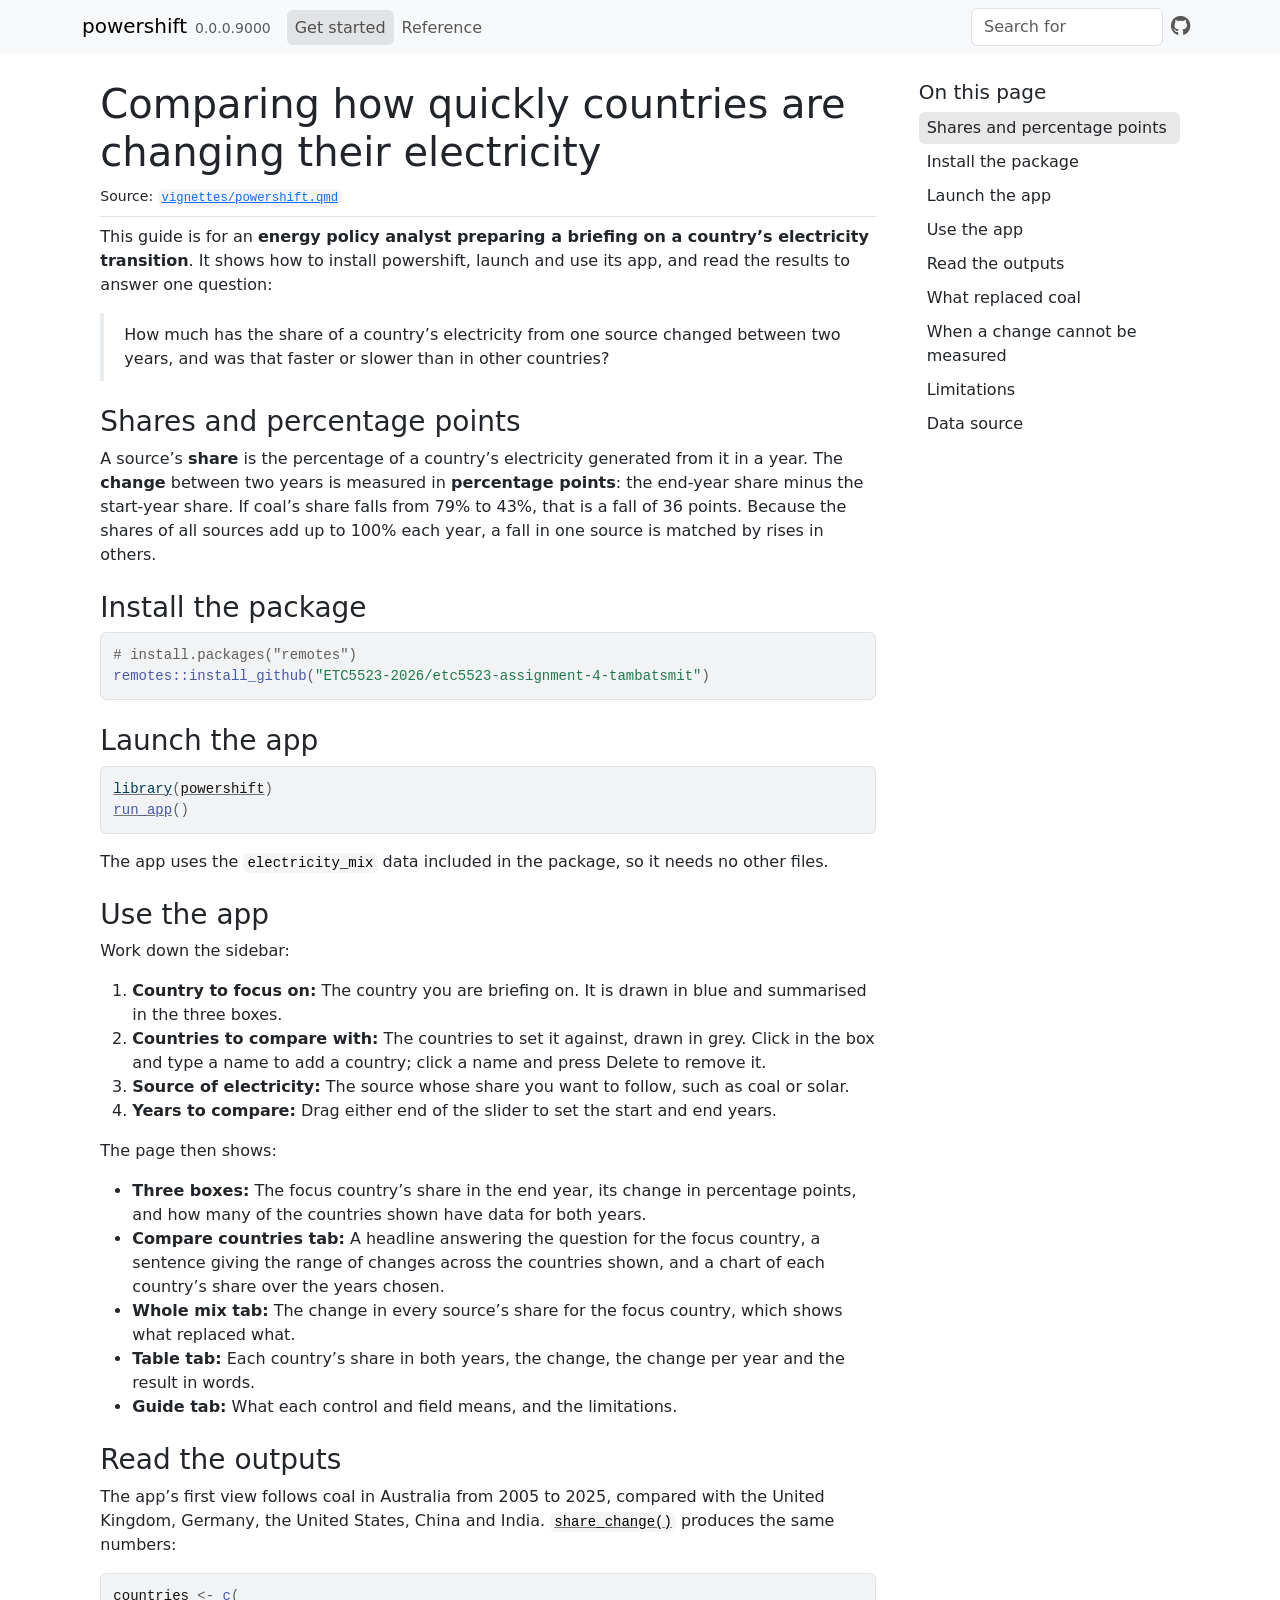
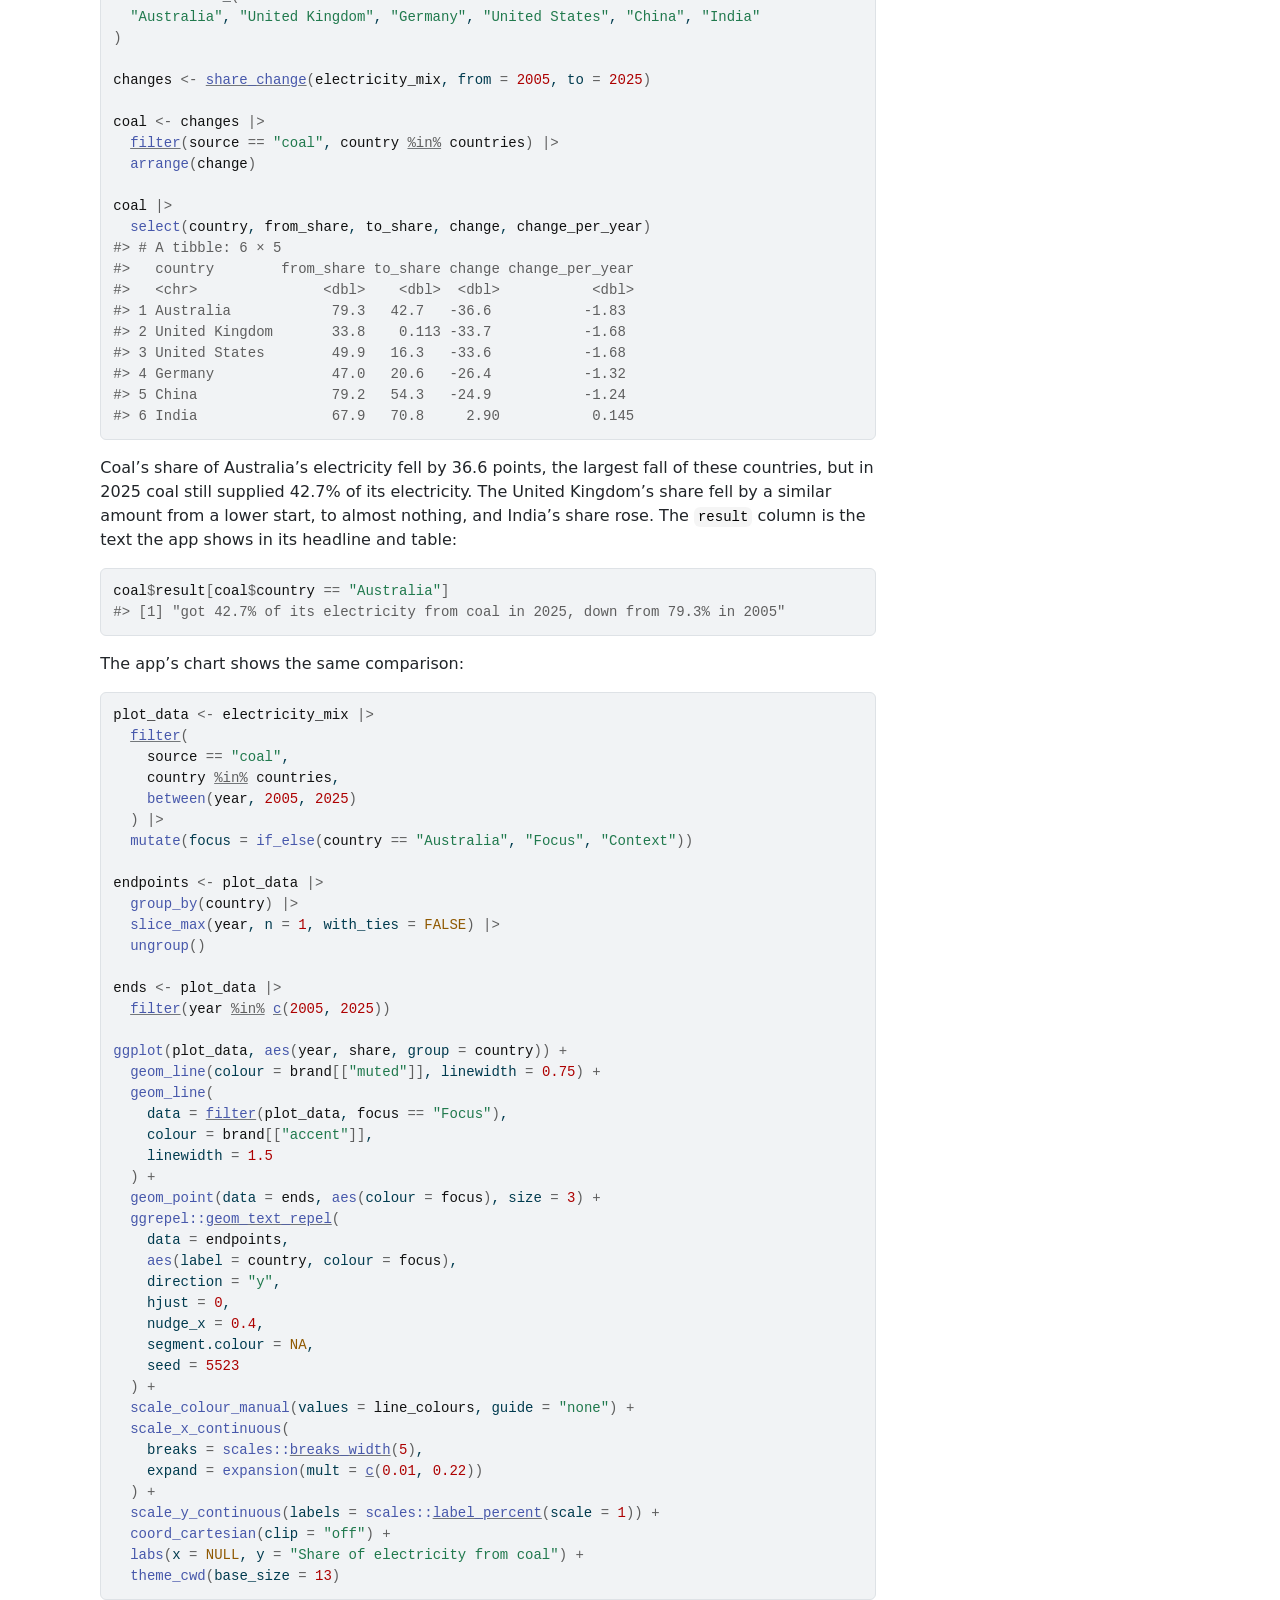
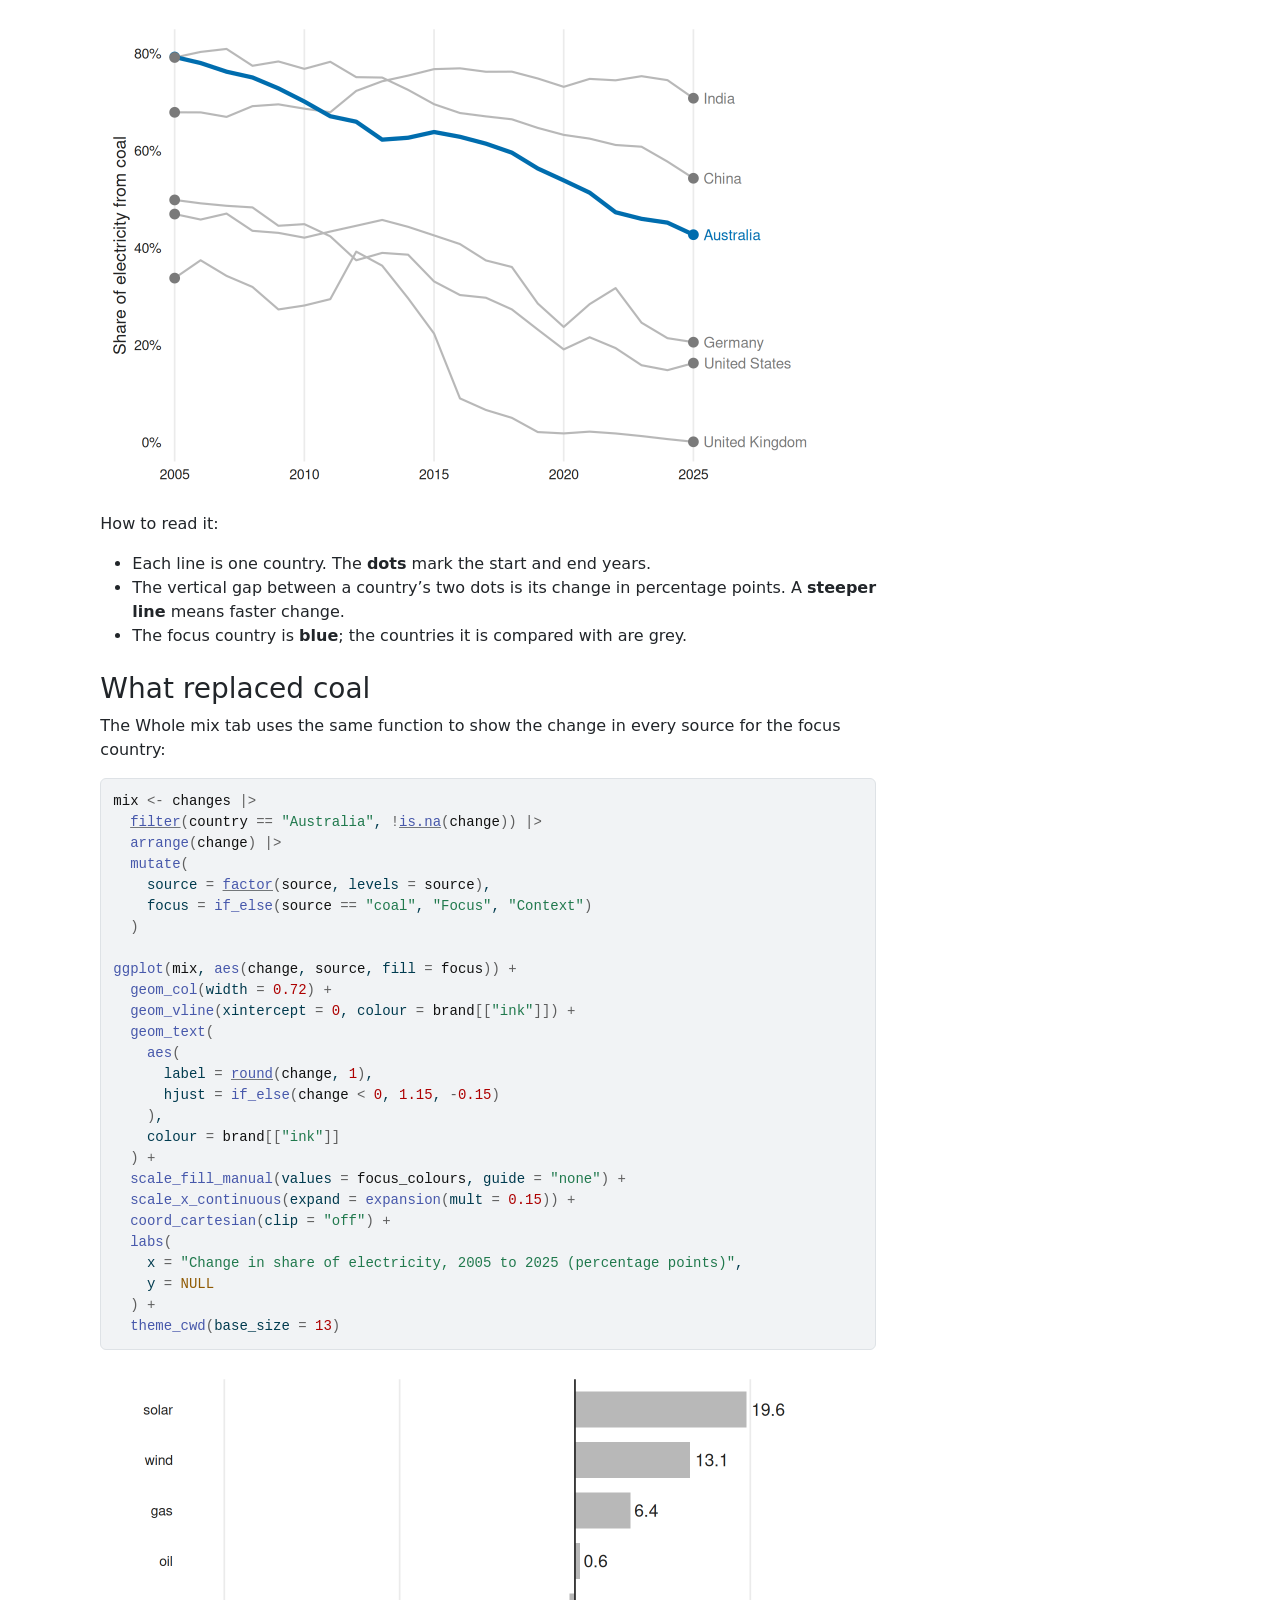
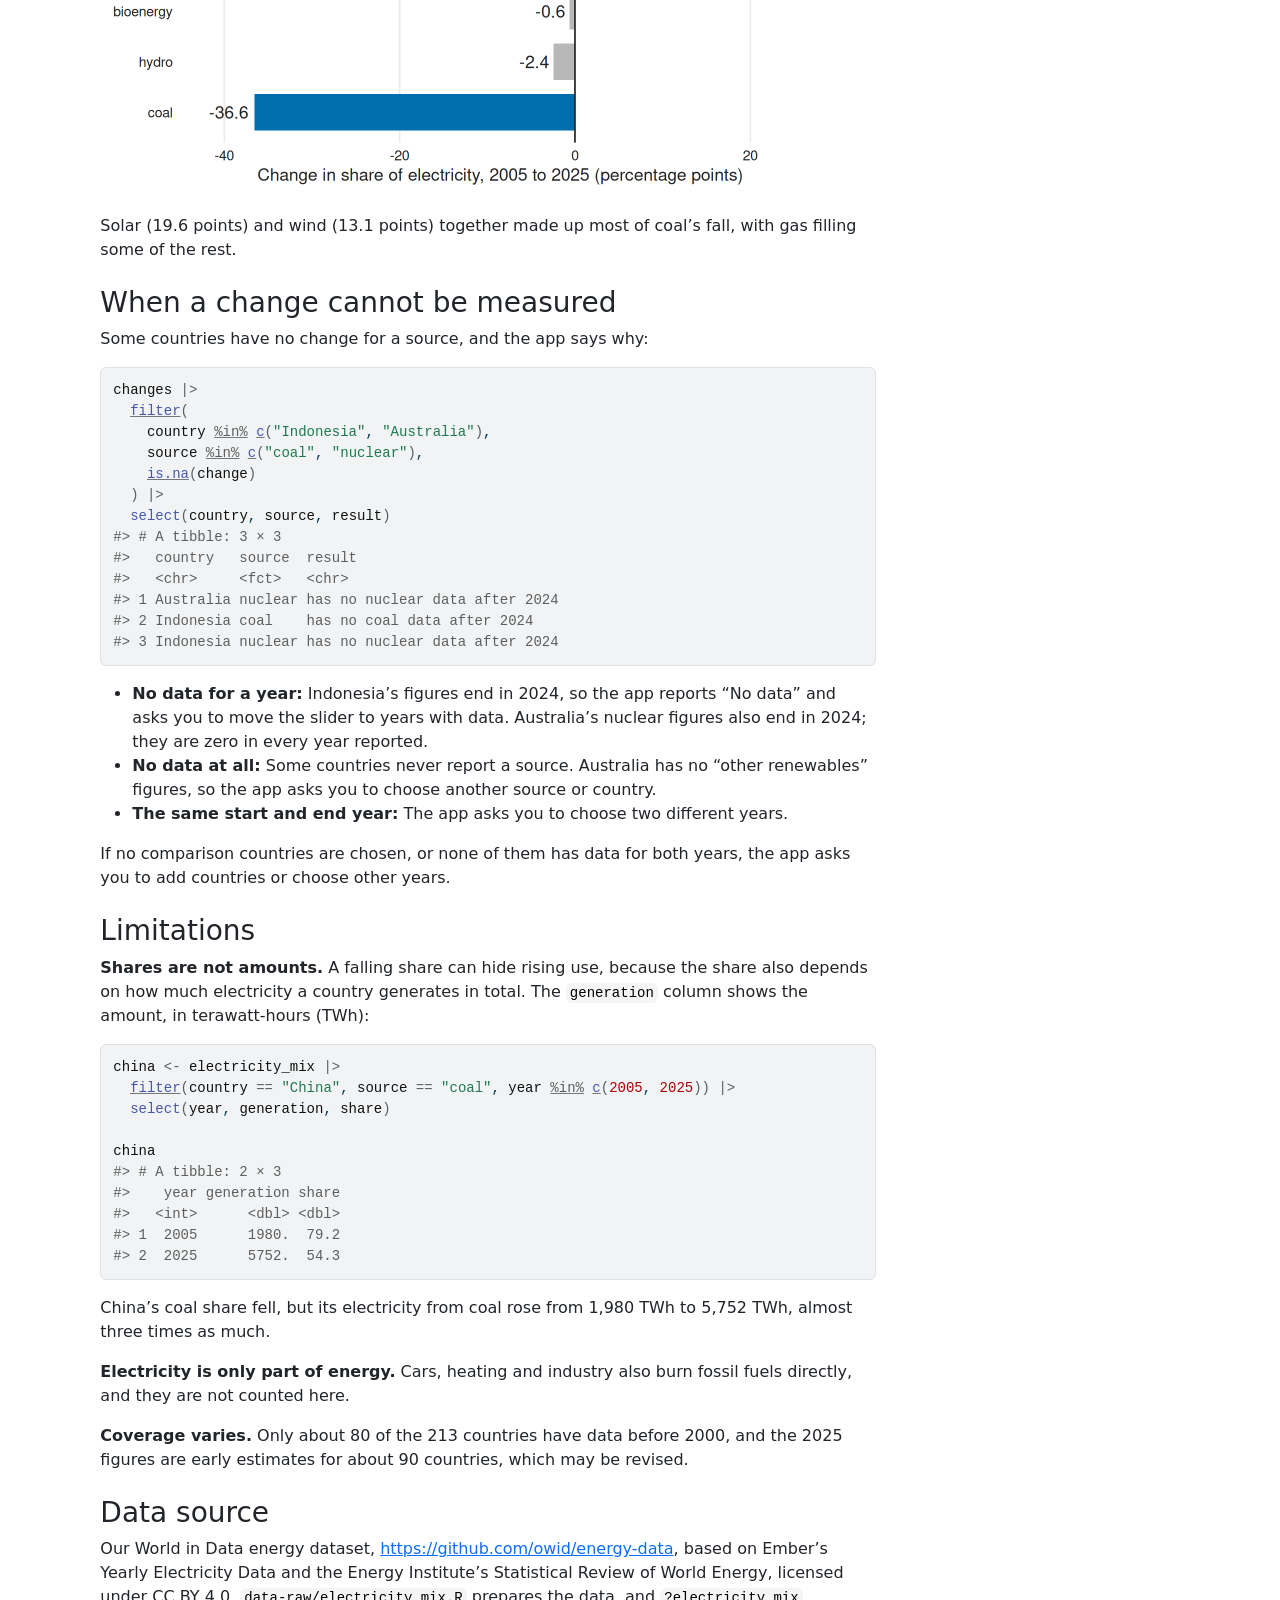
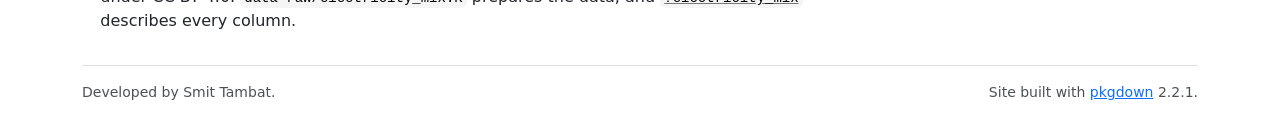
<file: articles/powershift.html>
<!DOCTYPE html>
<!-- Generated by pkgdown: do not edit by hand --><html lang="en">
<head>
<meta charset="UTF-8">
<meta http-equiv="X-UA-Compatible" content="IE=edge">
<meta name="viewport" content="width=device-width, initial-scale=1, shrink-to-fit=no">
<title>Comparing how quickly countries are changing their electricity • powershift</title>
<script src="../deps/jquery-3.6.0/jquery-3.6.0.min.js"></script><meta name="viewport" content="width=device-width, initial-scale=1, shrink-to-fit=no">
<link href="../deps/bootstrap-5.3.8/bootstrap.min.css" rel="stylesheet">
<script src="../deps/bootstrap-5.3.8/bootstrap.bundle.min.js"></script><link href="../deps/font-awesome-6.5.2/css/all.min.css" rel="stylesheet">
<link href="../deps/font-awesome-6.5.2/css/v4-shims.min.css" rel="stylesheet">
<script src="../deps/headroom-0.11.0/headroom.min.js"></script><script src="../deps/headroom-0.11.0/jQuery.headroom.min.js"></script><script src="../deps/bootstrap-toc-1.0.1/bootstrap-toc.min.js"></script><script src="../deps/clipboard.js-2.0.11/clipboard.min.js"></script><script src="../deps/search-1.0.0/autocomplete.jquery.min.js"></script><script src="../deps/search-1.0.0/fuse.min.js"></script><script src="../deps/search-1.0.0/mark.min.js"></script><script src="powershift_files/libs/quarto-html/popper.min.js"></script><script src="powershift_files/libs/quarto-html/tippy.umd.min.js"></script><link href="powershift_files/libs/quarto-html/tippy.css" rel="stylesheet">
<link href="powershift_files/libs/quarto-html/light-border.css" rel="stylesheet">
<!-- pkgdown --><script src="../pkgdown.js"></script><meta property="og:title" content="Comparing how quickly countries are changing their electricity">
</head>
<body>
    <a href="#main" class="visually-hidden-focusable">Skip to contents</a>


    <nav class="navbar navbar-expand-lg fixed-top bg-light" data-bs-theme="light" aria-label="Site navigation"><div class="container">

    <a class="navbar-brand me-2" href="../index.html">powershift</a>

    <small class="nav-text text-muted me-auto" data-bs-toggle="tooltip" data-bs-placement="bottom" title="">0.0.0.9000</small>


    <button class="navbar-toggler" type="button" data-bs-toggle="collapse" data-bs-target="#navbar" aria-controls="navbar" aria-expanded="false" aria-label="Toggle navigation">
      <span class="navbar-toggler-icon"></span>
    </button>

    <div id="navbar" class="collapse navbar-collapse ms-3">
      <ul class="navbar-nav me-auto">
<li class="active nav-item"><a class="nav-link" href="../articles/powershift.html">Get started</a></li>
<li class="nav-item"><a class="nav-link" href="../reference/index.html">Reference</a></li>
      </ul>
<ul class="navbar-nav">
<li class="nav-item"><form class="form-inline" role="search">
 <input class="form-control" type="search" name="search-input" id="search-input" autocomplete="off" aria-label="Search site" placeholder="Search for" data-search-index="../search.json">
</form></li>
<li class="nav-item"><a class="external-link nav-link" href="https://github.com/ETC5523-2026/etc5523-assignment-4-tambatsmit/" aria-label="GitHub"><span class="fa fab fa-github fa-lg"></span></a></li>
      </ul>
</div>


  </div>
</nav><div class="container template-quarto">
<div class="row">
  <main id="main" class="col-md-9"><div class="page-header">

      <h1>Comparing how quickly countries are changing their electricity</h1>




      <small class="dont-index">Source: <a href="https://github.com/ETC5523-2026/etc5523-assignment-4-tambatsmit/blob/main/vignettes/powershift.qmd" class="external-link"><code>vignettes/powershift.qmd</code></a></small>
      <div class="d-none name"><code></code></div>
    </div>






    <p>This guide is for an <strong>energy policy analyst preparing a briefing on a country’s electricity transition</strong>. It shows how to install powershift, launch and use its app, and read the results to answer one question:</p>
<blockquote>
<p>How much has the share of a country’s electricity from one source changed between two years, and was that faster or slower than in other countries?</p>
</blockquote>
<section class="level2"><h2 id="shares-and-percentage-points">Shares and percentage points<a class="anchor" aria-label="anchor" href="#shares-and-percentage-points"></a>
</h2>
<p>A source’s <strong>share</strong> is the percentage of a country’s electricity generated from it in a year. The <strong>change</strong> between two years is measured in <strong>percentage points</strong>: the end-year share minus the start-year share. If coal’s share falls from 79% to 43%, that is a fall of 36 points. Because the shares of all sources add up to 100% each year, a fall in one source is matched by rises in others.</p>
</section><section class="level2"><h2 id="install-the-package">Install the package<a class="anchor" aria-label="anchor" href="#install-the-package"></a>
</h2>
<div class="cell">
<div class="sourceCode cell-code" id="cb1"><pre class="downlit sourceCode r">
<code class="sourceCode R"><span><span class="co"># install.packages("remotes")</span></span>
<span><span class="fu">remotes</span><span class="fu">::</span><span class="fu">install_github</span><span class="op">(</span><span class="st">"ETC5523-2026/etc5523-assignment-4-tambatsmit"</span><span class="op">)</span></span></code></pre></div>
</div>
</section><section class="level2"><h2 id="launch-the-app">Launch the app<a class="anchor" aria-label="anchor" href="#launch-the-app"></a>
</h2>
<div class="cell">
<div class="sourceCode cell-code" id="cb2"><pre class="downlit sourceCode r">
<code class="sourceCode R"><span><span class="kw"><a href="https://rdrr.io/r/base/library.html" class="external-link">library</a></span><span class="op">(</span><span class="va"><a href="https://etc5523-2026.github.io/etc5523-assignment-4-tambatsmit/">powershift</a></span><span class="op">)</span></span>
<span><span class="fu"><a href="../reference/run_app.html">run_app</a></span><span class="op">(</span><span class="op">)</span></span></code></pre></div>
</div>
<p>The app uses the <code>electricity_mix</code> data included in the package, so it needs no other files.</p>
</section><section class="level2"><h2 id="use-the-app">Use the app<a class="anchor" aria-label="anchor" href="#use-the-app"></a>
</h2>
<p>Work down the sidebar:</p>
<ol type="1">
<li>
<strong>Country to focus on:</strong> The country you are briefing on. It is drawn in blue and summarised in the three boxes.</li>
<li>
<strong>Countries to compare with:</strong> The countries to set it against, drawn in grey. Click in the box and type a name to add a country; click a name and press Delete to remove it.</li>
<li>
<strong>Source of electricity:</strong> The source whose share you want to follow, such as coal or solar.</li>
<li>
<strong>Years to compare:</strong> Drag either end of the slider to set the start and end years.</li>
</ol>
<p>The page then shows:</p>
<ul>
<li>
<strong>Three boxes:</strong> The focus country’s share in the end year, its change in percentage points, and how many of the countries shown have data for both years.</li>
<li>
<strong>Compare countries tab:</strong> A headline answering the question for the focus country, a sentence giving the range of changes across the countries shown, and a chart of each country’s share over the years chosen.</li>
<li>
<strong>Whole mix tab:</strong> The change in every source’s share for the focus country, which shows what replaced what.</li>
<li>
<strong>Table tab:</strong> Each country’s share in both years, the change, the change per year and the result in words.</li>
<li>
<strong>Guide tab:</strong> What each control and field means, and the limitations.</li>
</ul></section><section class="level2"><h2 id="read-the-outputs">Read the outputs<a class="anchor" aria-label="anchor" href="#read-the-outputs"></a>
</h2>
<p>The app’s first view follows coal in Australia from 2005 to 2025, compared with the United Kingdom, Germany, the United States, China and India. <code><a href="../reference/share_change.html">share_change()</a></code> produces the same numbers:</p>
<div class="cell">
<div class="sourceCode cell-code" id="cb3"><pre class="downlit sourceCode r">
<code class="sourceCode R"><span><span class="va">countries</span> <span class="op">&lt;-</span> <span class="fu"><a href="https://rdrr.io/r/base/c.html" class="external-link">c</a></span><span class="op">(</span></span>
<span>  <span class="st">"Australia"</span>, <span class="st">"United Kingdom"</span>, <span class="st">"Germany"</span>, <span class="st">"United States"</span>, <span class="st">"China"</span>, <span class="st">"India"</span></span>
<span><span class="op">)</span></span>
<span></span>
<span><span class="va">changes</span> <span class="op">&lt;-</span> <span class="fu"><a href="../reference/share_change.html">share_change</a></span><span class="op">(</span><span class="va">electricity_mix</span>, from <span class="op">=</span> <span class="fl">2005</span>, to <span class="op">=</span> <span class="fl">2025</span><span class="op">)</span></span>
<span></span>
<span><span class="va">coal</span> <span class="op">&lt;-</span> <span class="va">changes</span> <span class="op">|&gt;</span></span>
<span>  <span class="fu"><a href="https://rdrr.io/r/stats/filter.html" class="external-link">filter</a></span><span class="op">(</span><span class="va">source</span> <span class="op">==</span> <span class="st">"coal"</span>, <span class="va">country</span> <span class="op"><a href="https://rdrr.io/r/base/match.html" class="external-link">%in%</a></span> <span class="va">countries</span><span class="op">)</span> <span class="op">|&gt;</span></span>
<span>  <span class="fu">arrange</span><span class="op">(</span><span class="va">change</span><span class="op">)</span></span>
<span></span>
<span><span class="va">coal</span> <span class="op">|&gt;</span></span>
<span>  <span class="fu">select</span><span class="op">(</span><span class="va">country</span>, <span class="va">from_share</span>, <span class="va">to_share</span>, <span class="va">change</span>, <span class="va">change_per_year</span><span class="op">)</span></span>
<span><span class="co">#&gt; # A tibble: 6 × 5</span></span>
<span><span class="co">#&gt;   country        from_share to_share change change_per_year</span></span>
<span><span class="co">#&gt;   &lt;chr&gt;               &lt;dbl&gt;    &lt;dbl&gt;  &lt;dbl&gt;           &lt;dbl&gt;</span></span>
<span><span class="co">#&gt; 1 Australia            79.3   42.7   -36.6           -1.83 </span></span>
<span><span class="co">#&gt; 2 United Kingdom       33.8    0.113 -33.7           -1.68 </span></span>
<span><span class="co">#&gt; 3 United States        49.9   16.3   -33.6           -1.68 </span></span>
<span><span class="co">#&gt; 4 Germany              47.0   20.6   -26.4           -1.32 </span></span>
<span><span class="co">#&gt; 5 China                79.2   54.3   -24.9           -1.24 </span></span>
<span><span class="co">#&gt; 6 India                67.9   70.8     2.90           0.145</span></span></code></pre></div>
</div>
<p>Coal’s share of Australia’s electricity fell by 36.6 points, the largest fall of these countries, but in 2025 coal still supplied 42.7% of its electricity. The United Kingdom’s share fell by a similar amount from a lower start, to almost nothing, and India’s share rose. The <code>result</code> column is the text the app shows in its headline and table:</p>
<div class="cell">
<div class="sourceCode cell-code" id="cb4"><pre class="downlit sourceCode r">
<code class="sourceCode R"><span><span class="va">coal</span><span class="op">$</span><span class="va">result</span><span class="op">[</span><span class="va">coal</span><span class="op">$</span><span class="va">country</span> <span class="op">==</span> <span class="st">"Australia"</span><span class="op">]</span></span>
<span><span class="co">#&gt; [1] "got 42.7% of its electricity from coal in 2025, down from 79.3% in 2005"</span></span></code></pre></div>
</div>
<p>The app’s chart shows the same comparison:</p>
<div class="cell">
<div class="sourceCode cell-code" id="cb5"><pre class="downlit sourceCode r">
<code class="sourceCode R"><span><span class="va">plot_data</span> <span class="op">&lt;-</span> <span class="va">electricity_mix</span> <span class="op">|&gt;</span></span>
<span>  <span class="fu"><a href="https://rdrr.io/r/stats/filter.html" class="external-link">filter</a></span><span class="op">(</span></span>
<span>    <span class="va">source</span> <span class="op">==</span> <span class="st">"coal"</span>,</span>
<span>    <span class="va">country</span> <span class="op"><a href="https://rdrr.io/r/base/match.html" class="external-link">%in%</a></span> <span class="va">countries</span>,</span>
<span>    <span class="fu">between</span><span class="op">(</span><span class="va">year</span>, <span class="fl">2005</span>, <span class="fl">2025</span><span class="op">)</span></span>
<span>  <span class="op">)</span> <span class="op">|&gt;</span></span>
<span>  <span class="fu">mutate</span><span class="op">(</span>focus <span class="op">=</span> <span class="fu">if_else</span><span class="op">(</span><span class="va">country</span> <span class="op">==</span> <span class="st">"Australia"</span>, <span class="st">"Focus"</span>, <span class="st">"Context"</span><span class="op">)</span><span class="op">)</span></span>
<span></span>
<span><span class="va">endpoints</span> <span class="op">&lt;-</span> <span class="va">plot_data</span> <span class="op">|&gt;</span></span>
<span>  <span class="fu">group_by</span><span class="op">(</span><span class="va">country</span><span class="op">)</span> <span class="op">|&gt;</span></span>
<span>  <span class="fu">slice_max</span><span class="op">(</span><span class="va">year</span>, n <span class="op">=</span> <span class="fl">1</span>, with_ties <span class="op">=</span> <span class="cn">FALSE</span><span class="op">)</span> <span class="op">|&gt;</span></span>
<span>  <span class="fu">ungroup</span><span class="op">(</span><span class="op">)</span></span>
<span></span>
<span><span class="va">ends</span> <span class="op">&lt;-</span> <span class="va">plot_data</span> <span class="op">|&gt;</span></span>
<span>  <span class="fu"><a href="https://rdrr.io/r/stats/filter.html" class="external-link">filter</a></span><span class="op">(</span><span class="va">year</span> <span class="op"><a href="https://rdrr.io/r/base/match.html" class="external-link">%in%</a></span> <span class="fu"><a href="https://rdrr.io/r/base/c.html" class="external-link">c</a></span><span class="op">(</span><span class="fl">2005</span>, <span class="fl">2025</span><span class="op">)</span><span class="op">)</span></span>
<span></span>
<span><span class="fu">ggplot</span><span class="op">(</span><span class="va">plot_data</span>, <span class="fu">aes</span><span class="op">(</span><span class="va">year</span>, <span class="va">share</span>, group <span class="op">=</span> <span class="va">country</span><span class="op">)</span><span class="op">)</span> <span class="op">+</span></span>
<span>  <span class="fu">geom_line</span><span class="op">(</span>colour <span class="op">=</span> <span class="va">brand</span><span class="op">[[</span><span class="st">"muted"</span><span class="op">]</span><span class="op">]</span>, linewidth <span class="op">=</span> <span class="fl">0.75</span><span class="op">)</span> <span class="op">+</span></span>
<span>  <span class="fu">geom_line</span><span class="op">(</span></span>
<span>    data <span class="op">=</span> <span class="fu"><a href="https://rdrr.io/r/stats/filter.html" class="external-link">filter</a></span><span class="op">(</span><span class="va">plot_data</span>, <span class="va">focus</span> <span class="op">==</span> <span class="st">"Focus"</span><span class="op">)</span>,</span>
<span>    colour <span class="op">=</span> <span class="va">brand</span><span class="op">[[</span><span class="st">"accent"</span><span class="op">]</span><span class="op">]</span>,</span>
<span>    linewidth <span class="op">=</span> <span class="fl">1.5</span></span>
<span>  <span class="op">)</span> <span class="op">+</span></span>
<span>  <span class="fu">geom_point</span><span class="op">(</span>data <span class="op">=</span> <span class="va">ends</span>, <span class="fu">aes</span><span class="op">(</span>colour <span class="op">=</span> <span class="va">focus</span><span class="op">)</span>, size <span class="op">=</span> <span class="fl">3</span><span class="op">)</span> <span class="op">+</span></span>
<span>  <span class="fu">ggrepel</span><span class="fu">::</span><span class="fu"><a href="https://ggrepel.slowkow.com/reference/geom_text_repel.html" class="external-link">geom_text_repel</a></span><span class="op">(</span></span>
<span>    data <span class="op">=</span> <span class="va">endpoints</span>,</span>
<span>    <span class="fu">aes</span><span class="op">(</span>label <span class="op">=</span> <span class="va">country</span>, colour <span class="op">=</span> <span class="va">focus</span><span class="op">)</span>,</span>
<span>    direction <span class="op">=</span> <span class="st">"y"</span>,</span>
<span>    hjust <span class="op">=</span> <span class="fl">0</span>,</span>
<span>    nudge_x <span class="op">=</span> <span class="fl">0.4</span>,</span>
<span>    segment.colour <span class="op">=</span> <span class="cn">NA</span>,</span>
<span>    seed <span class="op">=</span> <span class="fl">5523</span></span>
<span>  <span class="op">)</span> <span class="op">+</span></span>
<span>  <span class="fu">scale_colour_manual</span><span class="op">(</span>values <span class="op">=</span> <span class="va">line_colours</span>, guide <span class="op">=</span> <span class="st">"none"</span><span class="op">)</span> <span class="op">+</span></span>
<span>  <span class="fu">scale_x_continuous</span><span class="op">(</span></span>
<span>    breaks <span class="op">=</span> <span class="fu">scales</span><span class="fu">::</span><span class="fu"><a href="https://scales.r-lib.org/reference/breaks_width.html" class="external-link">breaks_width</a></span><span class="op">(</span><span class="fl">5</span><span class="op">)</span>,</span>
<span>    expand <span class="op">=</span> <span class="fu">expansion</span><span class="op">(</span>mult <span class="op">=</span> <span class="fu"><a href="https://rdrr.io/r/base/c.html" class="external-link">c</a></span><span class="op">(</span><span class="fl">0.01</span>, <span class="fl">0.22</span><span class="op">)</span><span class="op">)</span></span>
<span>  <span class="op">)</span> <span class="op">+</span></span>
<span>  <span class="fu">scale_y_continuous</span><span class="op">(</span>labels <span class="op">=</span> <span class="fu">scales</span><span class="fu">::</span><span class="fu"><a href="https://scales.r-lib.org/reference/label_percent.html" class="external-link">label_percent</a></span><span class="op">(</span>scale <span class="op">=</span> <span class="fl">1</span><span class="op">)</span><span class="op">)</span> <span class="op">+</span></span>
<span>  <span class="fu">coord_cartesian</span><span class="op">(</span>clip <span class="op">=</span> <span class="st">"off"</span><span class="op">)</span> <span class="op">+</span></span>
<span>  <span class="fu">labs</span><span class="op">(</span>x <span class="op">=</span> <span class="cn">NULL</span>, y <span class="op">=</span> <span class="st">"Share of electricity from coal"</span><span class="op">)</span> <span class="op">+</span></span>
<span>  <span class="fu">theme_cwd</span><span class="op">(</span>base_size <span class="op">=</span> <span class="fl">13</span><span class="op">)</span></span></code></pre></div>
<div class="cell-output-display">
<div>
<figure><p><img src="powershift_files/figure-html/unnamed-chunk-5-1.png" alt="Line chart of the share of electricity from coal from 2005 to 2025 for six countries. Australia is drawn in blue and falls from about 79% to 43%. The United Kingdom falls to almost zero and India stays near 70%." width="768"></p>
</figure>
</div>
</div>
</div>
<p>How to read it:</p>
<ul>
<li>Each line is one country. The <strong>dots</strong> mark the start and end years.</li>
<li>The vertical gap between a country’s two dots is its change in percentage points. A <strong>steeper line</strong> means faster change.</li>
<li>The focus country is <strong>blue</strong>; the countries it is compared with are grey.</li>
</ul></section><section class="level2"><h2 id="what-replaced-coal">What replaced coal<a class="anchor" aria-label="anchor" href="#what-replaced-coal"></a>
</h2>
<p>The Whole mix tab uses the same function to show the change in every source for the focus country:</p>
<div class="cell">
<div class="sourceCode cell-code" id="cb6"><pre class="downlit sourceCode r">
<code class="sourceCode R"><span><span class="va">mix</span> <span class="op">&lt;-</span> <span class="va">changes</span> <span class="op">|&gt;</span></span>
<span>  <span class="fu"><a href="https://rdrr.io/r/stats/filter.html" class="external-link">filter</a></span><span class="op">(</span><span class="va">country</span> <span class="op">==</span> <span class="st">"Australia"</span>, <span class="op">!</span><span class="fu"><a href="https://rdrr.io/r/base/NA.html" class="external-link">is.na</a></span><span class="op">(</span><span class="va">change</span><span class="op">)</span><span class="op">)</span> <span class="op">|&gt;</span></span>
<span>  <span class="fu">arrange</span><span class="op">(</span><span class="va">change</span><span class="op">)</span> <span class="op">|&gt;</span></span>
<span>  <span class="fu">mutate</span><span class="op">(</span></span>
<span>    source <span class="op">=</span> <span class="fu"><a href="https://rdrr.io/r/base/factor.html" class="external-link">factor</a></span><span class="op">(</span><span class="va">source</span>, levels <span class="op">=</span> <span class="va">source</span><span class="op">)</span>,</span>
<span>    focus <span class="op">=</span> <span class="fu">if_else</span><span class="op">(</span><span class="va">source</span> <span class="op">==</span> <span class="st">"coal"</span>, <span class="st">"Focus"</span>, <span class="st">"Context"</span><span class="op">)</span></span>
<span>  <span class="op">)</span></span>
<span></span>
<span><span class="fu">ggplot</span><span class="op">(</span><span class="va">mix</span>, <span class="fu">aes</span><span class="op">(</span><span class="va">change</span>, <span class="va">source</span>, fill <span class="op">=</span> <span class="va">focus</span><span class="op">)</span><span class="op">)</span> <span class="op">+</span></span>
<span>  <span class="fu">geom_col</span><span class="op">(</span>width <span class="op">=</span> <span class="fl">0.72</span><span class="op">)</span> <span class="op">+</span></span>
<span>  <span class="fu">geom_vline</span><span class="op">(</span>xintercept <span class="op">=</span> <span class="fl">0</span>, colour <span class="op">=</span> <span class="va">brand</span><span class="op">[[</span><span class="st">"ink"</span><span class="op">]</span><span class="op">]</span><span class="op">)</span> <span class="op">+</span></span>
<span>  <span class="fu">geom_text</span><span class="op">(</span></span>
<span>    <span class="fu">aes</span><span class="op">(</span></span>
<span>      label <span class="op">=</span> <span class="fu"><a href="https://rdrr.io/r/base/Round.html" class="external-link">round</a></span><span class="op">(</span><span class="va">change</span>, <span class="fl">1</span><span class="op">)</span>,</span>
<span>      hjust <span class="op">=</span> <span class="fu">if_else</span><span class="op">(</span><span class="va">change</span> <span class="op">&lt;</span> <span class="fl">0</span>, <span class="fl">1.15</span>, <span class="op">-</span><span class="fl">0.15</span><span class="op">)</span></span>
<span>    <span class="op">)</span>,</span>
<span>    colour <span class="op">=</span> <span class="va">brand</span><span class="op">[[</span><span class="st">"ink"</span><span class="op">]</span><span class="op">]</span></span>
<span>  <span class="op">)</span> <span class="op">+</span></span>
<span>  <span class="fu">scale_fill_manual</span><span class="op">(</span>values <span class="op">=</span> <span class="va">focus_colours</span>, guide <span class="op">=</span> <span class="st">"none"</span><span class="op">)</span> <span class="op">+</span></span>
<span>  <span class="fu">scale_x_continuous</span><span class="op">(</span>expand <span class="op">=</span> <span class="fu">expansion</span><span class="op">(</span>mult <span class="op">=</span> <span class="fl">0.15</span><span class="op">)</span><span class="op">)</span> <span class="op">+</span></span>
<span>  <span class="fu">coord_cartesian</span><span class="op">(</span>clip <span class="op">=</span> <span class="st">"off"</span><span class="op">)</span> <span class="op">+</span></span>
<span>  <span class="fu">labs</span><span class="op">(</span></span>
<span>    x <span class="op">=</span> <span class="st">"Change in share of electricity, 2005 to 2025 (percentage points)"</span>,</span>
<span>    y <span class="op">=</span> <span class="cn">NULL</span></span>
<span>  <span class="op">)</span> <span class="op">+</span></span>
<span>  <span class="fu">theme_cwd</span><span class="op">(</span>base_size <span class="op">=</span> <span class="fl">13</span><span class="op">)</span></span></code></pre></div>
<div class="cell-output-display">
<div>
<figure><p><img src="powershift_files/figure-html/unnamed-chunk-6-1.png" alt="Bar chart of the change in each source's share of Australia's electricity from 2005 to 2025. Coal fell by about 37 points, while solar rose by about 20 points and wind by about 13 points." width="768"></p>
</figure>
</div>
</div>
</div>
<p>Solar (19.6 points) and wind (13.1 points) together made up most of coal’s fall, with gas filling some of the rest.</p>
</section><section class="level2"><h2 id="when-a-change-cannot-be-measured">When a change cannot be measured<a class="anchor" aria-label="anchor" href="#when-a-change-cannot-be-measured"></a>
</h2>
<p>Some countries have no change for a source, and the app says why:</p>
<div class="cell">
<div class="sourceCode cell-code" id="cb7"><pre class="downlit sourceCode r">
<code class="sourceCode R"><span><span class="va">changes</span> <span class="op">|&gt;</span></span>
<span>  <span class="fu"><a href="https://rdrr.io/r/stats/filter.html" class="external-link">filter</a></span><span class="op">(</span></span>
<span>    <span class="va">country</span> <span class="op"><a href="https://rdrr.io/r/base/match.html" class="external-link">%in%</a></span> <span class="fu"><a href="https://rdrr.io/r/base/c.html" class="external-link">c</a></span><span class="op">(</span><span class="st">"Indonesia"</span>, <span class="st">"Australia"</span><span class="op">)</span>,</span>
<span>    <span class="va">source</span> <span class="op"><a href="https://rdrr.io/r/base/match.html" class="external-link">%in%</a></span> <span class="fu"><a href="https://rdrr.io/r/base/c.html" class="external-link">c</a></span><span class="op">(</span><span class="st">"coal"</span>, <span class="st">"nuclear"</span><span class="op">)</span>,</span>
<span>    <span class="fu"><a href="https://rdrr.io/r/base/NA.html" class="external-link">is.na</a></span><span class="op">(</span><span class="va">change</span><span class="op">)</span></span>
<span>  <span class="op">)</span> <span class="op">|&gt;</span></span>
<span>  <span class="fu">select</span><span class="op">(</span><span class="va">country</span>, <span class="va">source</span>, <span class="va">result</span><span class="op">)</span></span>
<span><span class="co">#&gt; # A tibble: 3 × 3</span></span>
<span><span class="co">#&gt;   country   source  result                        </span></span>
<span><span class="co">#&gt;   &lt;chr&gt;     &lt;fct&gt;   &lt;chr&gt;                         </span></span>
<span><span class="co">#&gt; 1 Australia nuclear has no nuclear data after 2024</span></span>
<span><span class="co">#&gt; 2 Indonesia coal    has no coal data after 2024   </span></span>
<span><span class="co">#&gt; 3 Indonesia nuclear has no nuclear data after 2024</span></span></code></pre></div>
</div>
<ul>
<li>
<strong>No data for a year:</strong> Indonesia’s figures end in 2024, so the app reports “No data” and asks you to move the slider to years with data. Australia’s nuclear figures also end in 2024; they are zero in every year reported.</li>
<li>
<strong>No data at all:</strong> Some countries never report a source. Australia has no “other renewables” figures, so the app asks you to choose another source or country.</li>
<li>
<strong>The same start and end year:</strong> The app asks you to choose two different years.</li>
</ul>
<p>If no comparison countries are chosen, or none of them has data for both years, the app asks you to add countries or choose other years.</p>
</section><section class="level2"><h2 id="limitations">Limitations<a class="anchor" aria-label="anchor" href="#limitations"></a>
</h2>
<p><strong>Shares are not amounts.</strong> A falling share can hide rising use, because the share also depends on how much electricity a country generates in total. The <code>generation</code> column shows the amount, in terawatt-hours (TWh):</p>
<div class="cell">
<div class="sourceCode cell-code" id="cb8"><pre class="downlit sourceCode r">
<code class="sourceCode R"><span><span class="va">china</span> <span class="op">&lt;-</span> <span class="va">electricity_mix</span> <span class="op">|&gt;</span></span>
<span>  <span class="fu"><a href="https://rdrr.io/r/stats/filter.html" class="external-link">filter</a></span><span class="op">(</span><span class="va">country</span> <span class="op">==</span> <span class="st">"China"</span>, <span class="va">source</span> <span class="op">==</span> <span class="st">"coal"</span>, <span class="va">year</span> <span class="op"><a href="https://rdrr.io/r/base/match.html" class="external-link">%in%</a></span> <span class="fu"><a href="https://rdrr.io/r/base/c.html" class="external-link">c</a></span><span class="op">(</span><span class="fl">2005</span>, <span class="fl">2025</span><span class="op">)</span><span class="op">)</span> <span class="op">|&gt;</span></span>
<span>  <span class="fu">select</span><span class="op">(</span><span class="va">year</span>, <span class="va">generation</span>, <span class="va">share</span><span class="op">)</span></span>
<span></span>
<span><span class="va">china</span></span>
<span><span class="co">#&gt; # A tibble: 2 × 3</span></span>
<span><span class="co">#&gt;    year generation share</span></span>
<span><span class="co">#&gt;   &lt;int&gt;      &lt;dbl&gt; &lt;dbl&gt;</span></span>
<span><span class="co">#&gt; 1  2005      1980.  79.2</span></span>
<span><span class="co">#&gt; 2  2025      5752.  54.3</span></span></code></pre></div>
</div>
<p>China’s coal share fell, but its electricity from coal rose from 1,980 TWh to 5,752 TWh, almost three times as much.</p>
<p><strong>Electricity is only part of energy.</strong> Cars, heating and industry also burn fossil fuels directly, and they are not counted here.</p>
<p><strong>Coverage varies.</strong> Only about 80 of the 213 countries have data before 2000, and the 2025 figures are early estimates for about 90 countries, which may be revised.</p>
</section><section class="level2"><h2 id="data-source">Data source<a class="anchor" aria-label="anchor" href="#data-source"></a>
</h2>
<p>Our World in Data energy dataset, <a href="https://github.com/owid/energy-data" class="external-link uri">https://github.com/owid/energy-data</a>, based on Ember’s Yearly Electricity Data and the Energy Institute’s Statistical Review of World Energy, licensed under CC BY 4.0. <code>data-raw/electricity_mix.R</code> prepares the data, and <code><a href="../reference/electricity_mix.html">?electricity_mix</a></code> describes every column.</p>
</section><script id="quarto-html-after-body" type="application/javascript">
  window.document.addEventListener("DOMContentLoaded", function (event) {
      var localhostRegex = new RegExp(/^(?:http|https):\/\/localhost\:?[0-9]*\//);
      var mailtoRegex = new RegExp(/^mailto:/);
        var filterRegex = new RegExp('/' + window.location.host + '/');
      var isInternal = (href) => {
          return filterRegex.test(href) || localhostRegex.test(href) || mailtoRegex.test(href);
      }
      // Inspect non-navigation links and adorn them if external
      window.quartoDecorateExternalLinks = function (root) {
     var links = (root || window.document).querySelectorAll('a[href]:not(.nav-link):not(.navbar-brand):not(.toc-action):not(.sidebar-link):not(.sidebar-item-toggle):not(.pagination-link):not(.no-external):not([aria-hidden]):not(.dropdown-item):not(.quarto-navigation-tool):not(.about-link)');
      for (var i=0; i<links.length; i++) {
        const link = links[i];
        if (!isInternal(link.href)) {
          // undo the damage that might have been done by quarto-nav.js in the case of
          // links that we want to consider external
          if (link.dataset.originalHref !== undefined) {
            link.href = link.dataset.originalHref;
          }
          if (!link.classList.contains('no-external-icon')) {
          }
        }
      }
      };
      window.quartoDecorateExternalLinks(window.document);
    // Esc closes the popup (WCAG 1.4.13) and focus leaving both trigger and
    // popup closes it (WCAG 2.4.11); tippy handles neither for interactive popups.
    const hideOnEscAndFocusOut = {
      name: 'hideOnEscAndFocusOut',
      defaultValue: true,
      fn(instance) {
        const dismiss = () => {
          // A show scheduled by the trigger delay would otherwise reopen it
          instance.clearDelayTimeouts();
          instance.hide();
        };
        const onKeyDown = (event) => {
          if (event.key !== 'Escape') {
            return;
          }
          // Keep Esc from also reaching page handlers (e.g. reveal.js overview),
          // except an open reveal.js slide menu, which Esc should close too.
          // The menu handles keys only when its keyboard option is on.
          const menuHandlesEsc = window.Reveal?.getPlugin?.('menu')?.isOpen() &&
            window.Reveal.getConfig().menu?.keyboard !== false;
          if (!menuHandlesEsc) {
            event.stopPropagation();
          }
          if (instance.popper.contains(window.document.activeElement)) {
            // Disabled while refocusing so the focus trigger does not reopen it
            instance.disable();
            instance.reference.focus();
            instance.enable();
          }
          dismiss();
        };
        const onFocusOut = (event) => {
          const target = event.relatedTarget;
          if (target && !instance.reference.contains(target) &&
              !instance.popper.contains(target)) {
            dismiss();
          }
        };
        // On the trigger too: a click trigger (code-annotations: select) has no
        // blur handling. Attached for the instance's lifetime so leaving the
        // trigger also cancels a show still pending on the trigger delay.
        instance.reference.addEventListener('focusout', onFocusOut);
        return {
          onShow() {
            window.document.addEventListener('keydown', onKeyDown, true);
            instance.popper.addEventListener('focusout', onFocusOut);
          },
          onHide() {
            window.document.removeEventListener('keydown', onKeyDown, true);
            instance.popper.removeEventListener('focusout', onFocusOut);
          },
          onDestroy() {
            instance.reference.removeEventListener('focusout', onFocusOut);
          },
        };
      },
    };
    function tippyHover(el, contentFn, onTriggerFn, onUntriggerFn) {
      const config = {
        allowHTML: true,
        maxWidth: 500,
        delay: 100,
        arrow: false,
        appendTo: function(el) {
            return el.parentElement;
        },
        interactive: true,
        interactiveBorder: 10,
        theme: 'light-border',
        placement: 'bottom-start',
        plugins: [hideOnEscAndFocusOut],
      };
      if (contentFn) {
        config.content = contentFn;
      }
      if (onTriggerFn) {
        config.onTrigger = onTriggerFn;
      }
      if (onUntriggerFn) {
        config.onUntrigger = onUntriggerFn;
      }
      window.tippy(el, config);
    }
    const findCites = (el) => {
      const parentEl = el.parentElement;
      if (parentEl) {
        const cites = parentEl.dataset.cites;
        if (cites) {
          return {
            el,
            cites: cites.split(' ')
          };
        } else {
          return findCites(el.parentElement)
        }
      } else {
        return undefined;
      }
    };
    var bibliorefs = window.document.querySelectorAll('a[role="doc-biblioref"]');
    for (var i=0; i<bibliorefs.length; i++) {
      const ref = bibliorefs[i];
      const citeInfo = findCites(ref);
      if (citeInfo) {
        tippyHover(citeInfo.el, function() {
          var popup = window.document.createElement('div');
          citeInfo.cites.forEach(function(cite) {
            var citeDiv = window.document.createElement('div');
            citeDiv.classList.add('hanging-indent');
            citeDiv.classList.add('csl-entry');
            var biblioDiv = window.document.getElementById('ref-' + cite);
            if (biblioDiv) {
              citeDiv.innerHTML = biblioDiv.innerHTML;
            }
            popup.appendChild(citeDiv);
          });
          return popup.innerHTML;
        });
      }
    }
  });
  </script></main><aside class="col-md-3"><nav id="toc" aria-label="Table of contents"><h2>On this page</h2>
    </nav></aside>
</div>


    <footer><div class="pkgdown-footer-left">
  <p>Developed by Smit Tambat.</p>
</div>

<div class="pkgdown-footer-right">
  <p>Site built with <a href="https://pkgdown.r-lib.org/" class="external-link">pkgdown</a> 2.2.1.</p>
</div>

    </footer>
</div>





  </body>
</html>
</file>
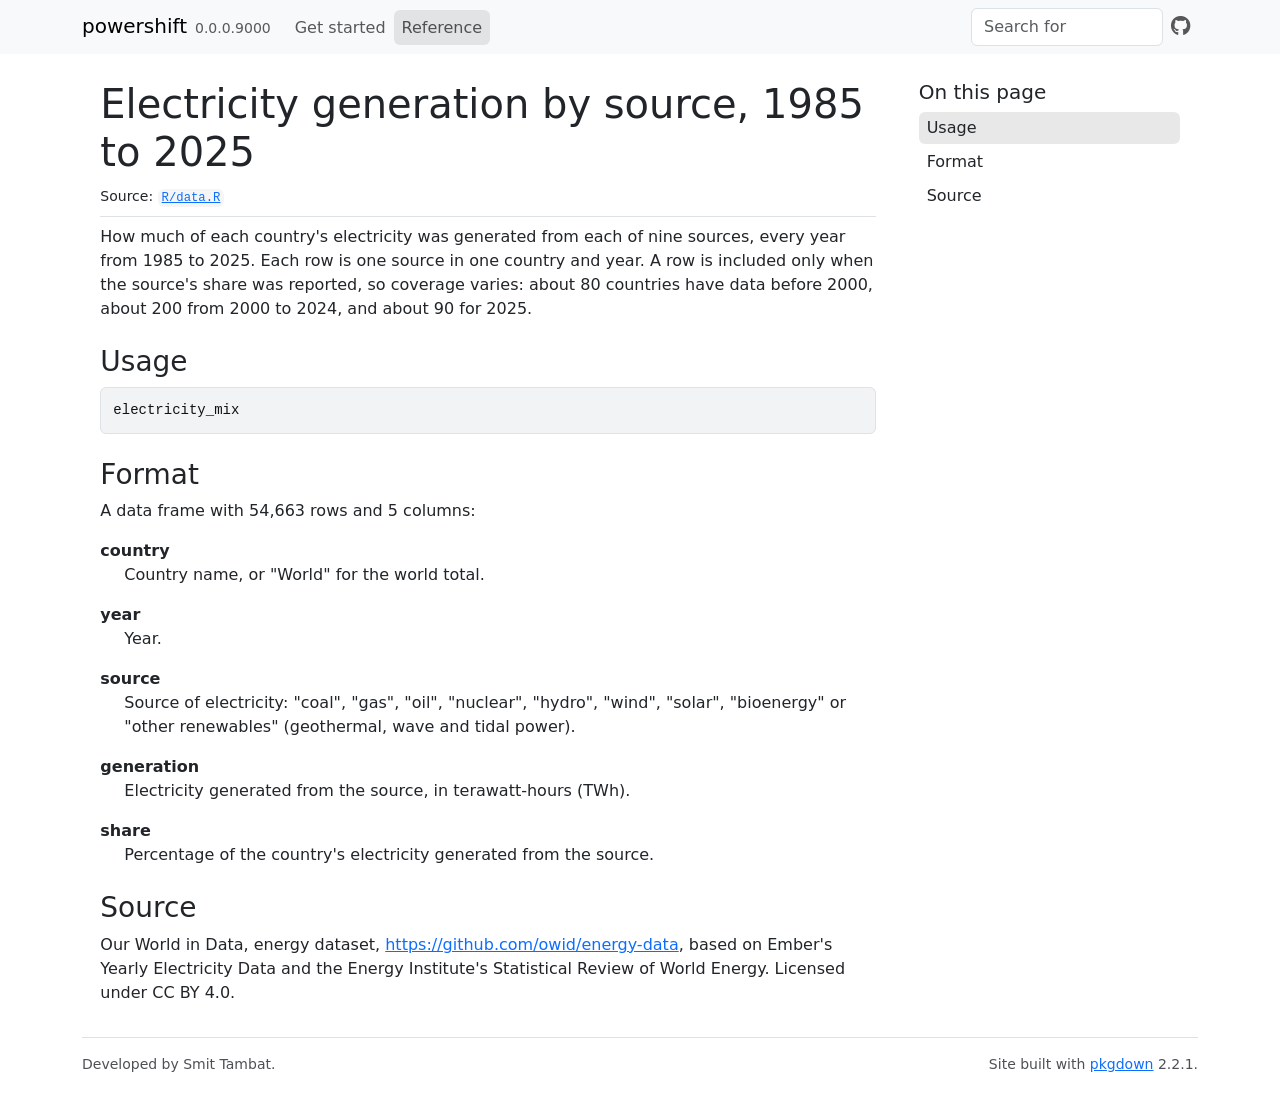
<file: reference/electricity_mix.html>
<!DOCTYPE html>
<!-- Generated by pkgdown: do not edit by hand --><html lang="en"><head><meta charset="UTF-8"><meta http-equiv="X-UA-Compatible" content="IE=edge"><meta name="viewport" content="width=device-width, initial-scale=1, shrink-to-fit=no"><title>Electricity generation by source, 1985 to 2025 — electricity_mix • powershift</title><script src="../deps/jquery-3.6.0/jquery-3.6.0.min.js"></script><meta name="viewport" content="width=device-width, initial-scale=1, shrink-to-fit=no"><link href="../deps/bootstrap-5.3.8/bootstrap.min.css" rel="stylesheet"><script src="../deps/bootstrap-5.3.8/bootstrap.bundle.min.js"></script><link href="../deps/font-awesome-6.5.2/css/all.min.css" rel="stylesheet"><link href="../deps/font-awesome-6.5.2/css/v4-shims.min.css" rel="stylesheet"><script src="../deps/headroom-0.11.0/headroom.min.js"></script><script src="../deps/headroom-0.11.0/jQuery.headroom.min.js"></script><script src="../deps/bootstrap-toc-1.0.1/bootstrap-toc.min.js"></script><script src="../deps/clipboard.js-2.0.11/clipboard.min.js"></script><script src="../deps/search-1.0.0/autocomplete.jquery.min.js"></script><script src="../deps/search-1.0.0/fuse.min.js"></script><script src="../deps/search-1.0.0/mark.min.js"></script><!-- pkgdown --><script src="../pkgdown.js"></script><meta property="og:title" content="Electricity generation by source, 1985 to 2025 — electricity_mix"><meta name="description" content="How much of each country's electricity was generated from each of nine
sources, every year from 1985 to 2025. Each row is one source in one
country and year. A row is included only when the source's share was
reported, so coverage varies: about 80 countries have data before 2000,
about 200 from 2000 to 2024, and about 90 for 2025."><meta property="og:description" content="How much of each country's electricity was generated from each of nine
sources, every year from 1985 to 2025. Each row is one source in one
country and year. A row is included only when the source's share was
reported, so coverage varies: about 80 countries have data before 2000,
about 200 from 2000 to 2024, and about 90 for 2025."></head><body>
    <a href="#main" class="visually-hidden-focusable">Skip to contents</a>


    <nav class="navbar navbar-expand-lg fixed-top bg-light" data-bs-theme="light" aria-label="Site navigation"><div class="container">

    <a class="navbar-brand me-2" href="../index.html">powershift</a>

    <small class="nav-text text-muted me-auto" data-bs-toggle="tooltip" data-bs-placement="bottom" title="">0.0.0.9000</small>


    <button class="navbar-toggler" type="button" data-bs-toggle="collapse" data-bs-target="#navbar" aria-controls="navbar" aria-expanded="false" aria-label="Toggle navigation">
      <span class="navbar-toggler-icon"></span>
    </button>

    <div id="navbar" class="collapse navbar-collapse ms-3">
      <ul class="navbar-nav me-auto"><li class="nav-item"><a class="nav-link" href="../articles/powershift.html">Get started</a></li>
<li class="active nav-item"><a class="nav-link" href="../reference/index.html">Reference</a></li>
      </ul><ul class="navbar-nav"><li class="nav-item"><form class="form-inline" role="search">
 <input class="form-control" type="search" name="search-input" id="search-input" autocomplete="off" aria-label="Search site" placeholder="Search for" data-search-index="../search.json"></form></li>
<li class="nav-item"><a class="external-link nav-link" href="https://github.com/ETC5523-2026/etc5523-assignment-4-tambatsmit/" aria-label="GitHub"><span class="fa fab fa-github fa-lg"></span></a></li>
      </ul></div>


  </div>
</nav><div class="container template-reference-topic">
<div class="row">
  <main id="main" class="col-md-9"><div class="page-header">

      <h1>Electricity generation by source, 1985 to 2025</h1>
      <small class="dont-index">Source: <a href="https://github.com/ETC5523-2026/etc5523-assignment-4-tambatsmit/blob/main/R/data.R" class="external-link"><code>R/data.R</code></a></small>
      <div class="d-none name"><code>electricity_mix.Rd</code></div>
    </div>

    <div class="ref-description section level2">
    <p>How much of each country's electricity was generated from each of nine
sources, every year from 1985 to 2025. Each row is one source in one
country and year. A row is included only when the source's share was
reported, so coverage varies: about 80 countries have data before 2000,
about 200 from 2000 to 2024, and about 90 for 2025.</p>
    </div>

    <div class="section level2">
    <h2 id="ref-usage">Usage<a class="anchor" aria-label="anchor" href="#ref-usage"></a></h2>
    <div class="sourceCode"><pre class="sourceCode r"><code><span><span class="va">electricity_mix</span></span></code></pre></div>
    </div>

    <div class="section level2">
    <h2 id="format">Format<a class="anchor" aria-label="anchor" href="#format"></a></h2>
    <p>A data frame with 54,663 rows and 5 columns:</p><dl><dt>country</dt>
<dd><p>Country name, or "World" for the world total.</p></dd>

<dt>year</dt>
<dd><p>Year.</p></dd>

<dt>source</dt>
<dd><p>Source of electricity: "coal", "gas", "oil", "nuclear",
"hydro", "wind", "solar", "bioenergy" or "other renewables"
(geothermal, wave and tidal power).</p></dd>

<dt>generation</dt>
<dd><p>Electricity generated from the source, in
terawatt-hours (TWh).</p></dd>

<dt>share</dt>
<dd><p>Percentage of the country's electricity generated from the
source.</p></dd>


</dl></div>
    <div class="section level2">
    <h2 id="source">Source<a class="anchor" aria-label="anchor" href="#source"></a></h2>
    <p>Our World in Data, energy dataset,
<a href="https://github.com/owid/energy-data" class="external-link">https://github.com/owid/energy-data</a>, based on Ember's Yearly
Electricity Data and the Energy Institute's Statistical Review of World
Energy. Licensed under CC BY 4.0.</p>
    </div>

  </main><aside class="col-md-3"><nav id="toc" aria-label="Table of contents"><h2>On this page</h2>
    </nav></aside></div>


    <footer><div class="pkgdown-footer-left">
  <p>Developed by Smit Tambat.</p>
</div>

<div class="pkgdown-footer-right">
  <p>Site built with <a href="https://pkgdown.r-lib.org/" class="external-link">pkgdown</a> 2.2.1.</p>
</div>

    </footer></div>





  </body></html>
</file>
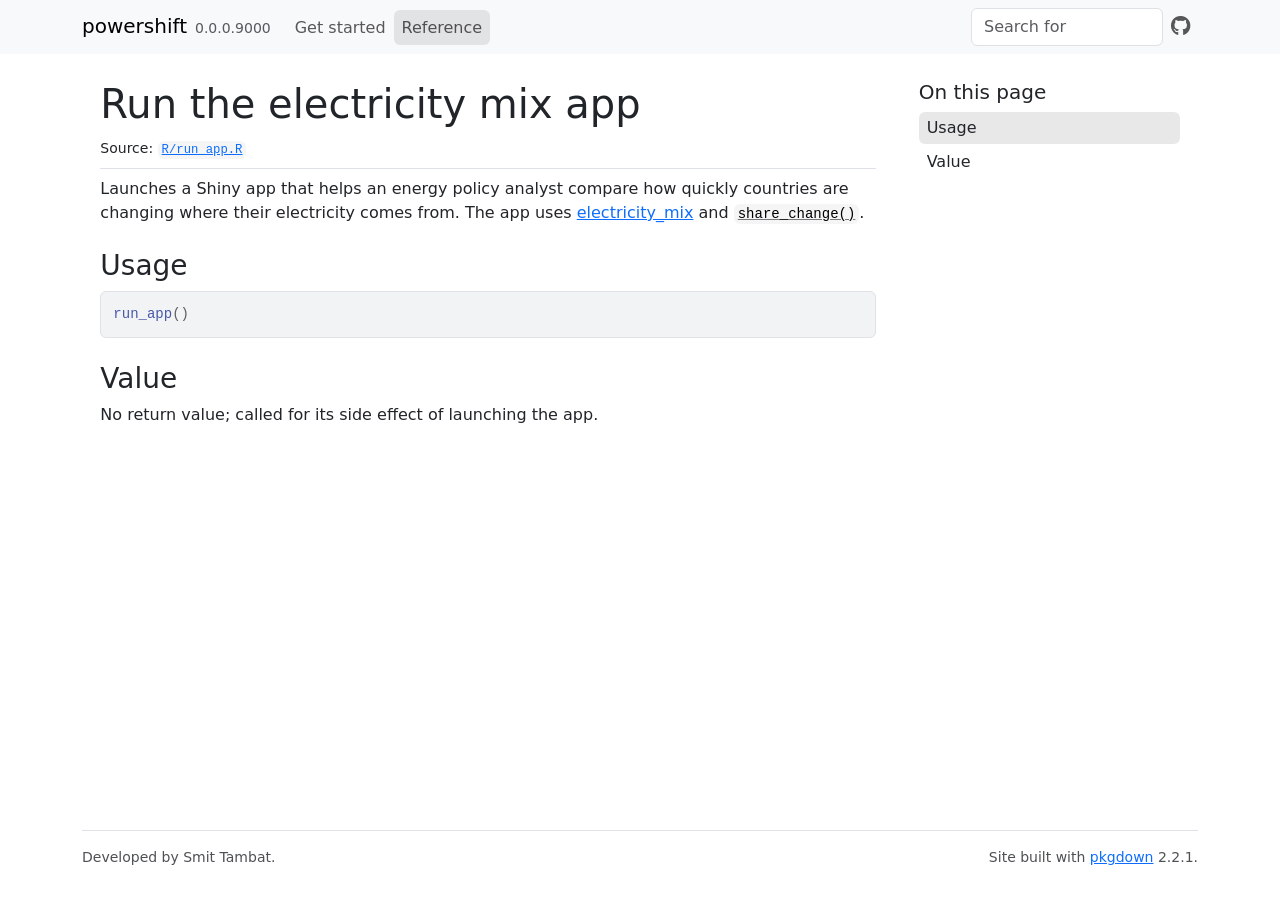
<file: reference/run_app.html>
<!DOCTYPE html>
<!-- Generated by pkgdown: do not edit by hand --><html lang="en"><head><meta charset="UTF-8"><meta http-equiv="X-UA-Compatible" content="IE=edge"><meta name="viewport" content="width=device-width, initial-scale=1, shrink-to-fit=no"><title>Run the electricity mix app — run_app • powershift</title><script src="../deps/jquery-3.6.0/jquery-3.6.0.min.js"></script><meta name="viewport" content="width=device-width, initial-scale=1, shrink-to-fit=no"><link href="../deps/bootstrap-5.3.8/bootstrap.min.css" rel="stylesheet"><script src="../deps/bootstrap-5.3.8/bootstrap.bundle.min.js"></script><link href="../deps/font-awesome-6.5.2/css/all.min.css" rel="stylesheet"><link href="../deps/font-awesome-6.5.2/css/v4-shims.min.css" rel="stylesheet"><script src="../deps/headroom-0.11.0/headroom.min.js"></script><script src="../deps/headroom-0.11.0/jQuery.headroom.min.js"></script><script src="../deps/bootstrap-toc-1.0.1/bootstrap-toc.min.js"></script><script src="../deps/clipboard.js-2.0.11/clipboard.min.js"></script><script src="../deps/search-1.0.0/autocomplete.jquery.min.js"></script><script src="../deps/search-1.0.0/fuse.min.js"></script><script src="../deps/search-1.0.0/mark.min.js"></script><!-- pkgdown --><script src="../pkgdown.js"></script><meta property="og:title" content="Run the electricity mix app — run_app"><meta name="description" content="Launches a Shiny app that helps an energy policy analyst compare how
quickly countries are changing where their electricity comes from. The
app uses electricity_mix and share_change()."><meta property="og:description" content="Launches a Shiny app that helps an energy policy analyst compare how
quickly countries are changing where their electricity comes from. The
app uses electricity_mix and share_change()."></head><body>
    <a href="#main" class="visually-hidden-focusable">Skip to contents</a>


    <nav class="navbar navbar-expand-lg fixed-top bg-light" data-bs-theme="light" aria-label="Site navigation"><div class="container">

    <a class="navbar-brand me-2" href="../index.html">powershift</a>

    <small class="nav-text text-muted me-auto" data-bs-toggle="tooltip" data-bs-placement="bottom" title="">0.0.0.9000</small>


    <button class="navbar-toggler" type="button" data-bs-toggle="collapse" data-bs-target="#navbar" aria-controls="navbar" aria-expanded="false" aria-label="Toggle navigation">
      <span class="navbar-toggler-icon"></span>
    </button>

    <div id="navbar" class="collapse navbar-collapse ms-3">
      <ul class="navbar-nav me-auto"><li class="nav-item"><a class="nav-link" href="../articles/powershift.html">Get started</a></li>
<li class="active nav-item"><a class="nav-link" href="../reference/index.html">Reference</a></li>
      </ul><ul class="navbar-nav"><li class="nav-item"><form class="form-inline" role="search">
 <input class="form-control" type="search" name="search-input" id="search-input" autocomplete="off" aria-label="Search site" placeholder="Search for" data-search-index="../search.json"></form></li>
<li class="nav-item"><a class="external-link nav-link" href="https://github.com/ETC5523-2026/etc5523-assignment-4-tambatsmit/" aria-label="GitHub"><span class="fa fab fa-github fa-lg"></span></a></li>
      </ul></div>


  </div>
</nav><div class="container template-reference-topic">
<div class="row">
  <main id="main" class="col-md-9"><div class="page-header">

      <h1>Run the electricity mix app</h1>
      <small class="dont-index">Source: <a href="https://github.com/ETC5523-2026/etc5523-assignment-4-tambatsmit/blob/main/R/run_app.R" class="external-link"><code>R/run_app.R</code></a></small>
      <div class="d-none name"><code>run_app.Rd</code></div>
    </div>

    <div class="ref-description section level2">
    <p>Launches a Shiny app that helps an energy policy analyst compare how
quickly countries are changing where their electricity comes from. The
app uses <a href="electricity_mix.html">electricity_mix</a> and <code><a href="share_change.html">share_change()</a></code>.</p>
    </div>

    <div class="section level2">
    <h2 id="ref-usage">Usage<a class="anchor" aria-label="anchor" href="#ref-usage"></a></h2>
    <div class="sourceCode"><pre class="sourceCode r"><code><span><span class="fu">run_app</span><span class="op">(</span><span class="op">)</span></span></code></pre></div>
    </div>

    <div class="section level2">
    <h2 id="value">Value<a class="anchor" aria-label="anchor" href="#value"></a></h2>
    <p>No return value; called for its side effect of launching the app.</p>
    </div>

  </main><aside class="col-md-3"><nav id="toc" aria-label="Table of contents"><h2>On this page</h2>
    </nav></aside></div>


    <footer><div class="pkgdown-footer-left">
  <p>Developed by Smit Tambat.</p>
</div>

<div class="pkgdown-footer-right">
  <p>Site built with <a href="https://pkgdown.r-lib.org/" class="external-link">pkgdown</a> 2.2.1.</p>
</div>

    </footer></div>





  </body></html>
</file>
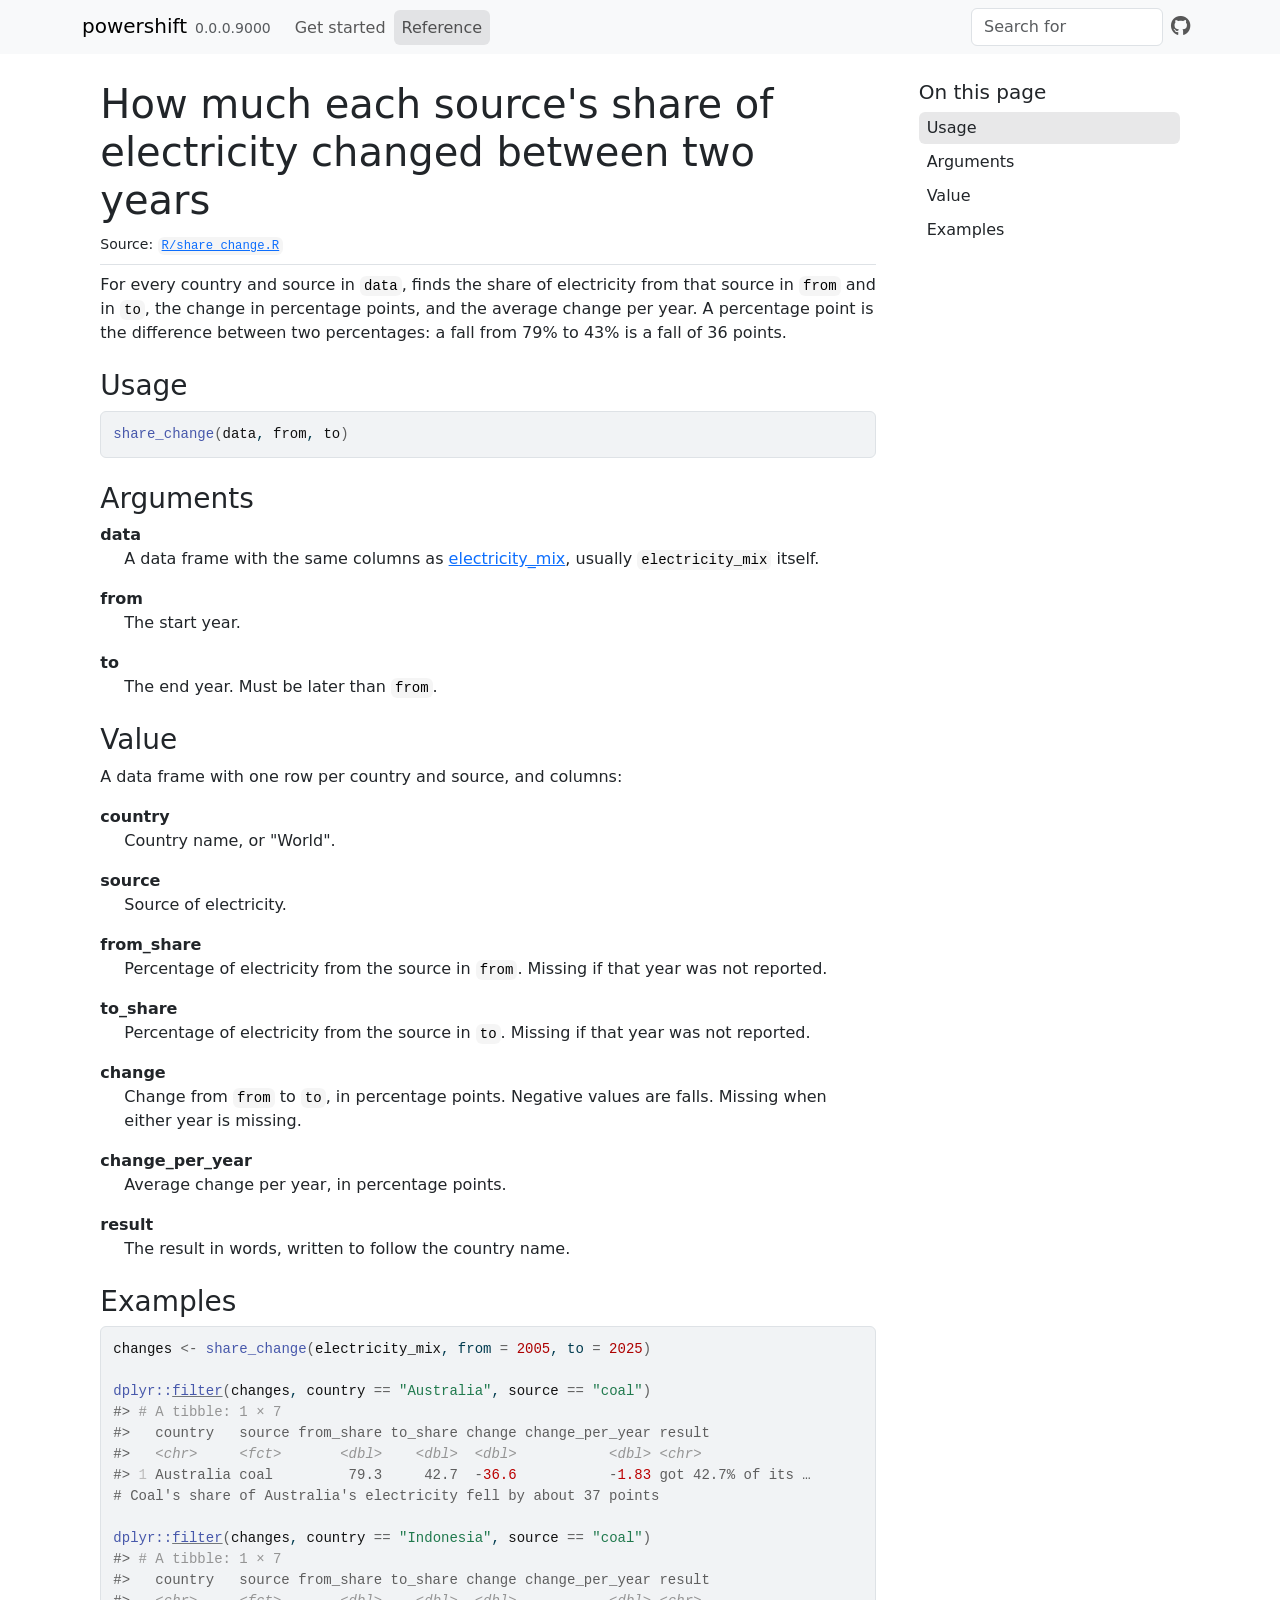
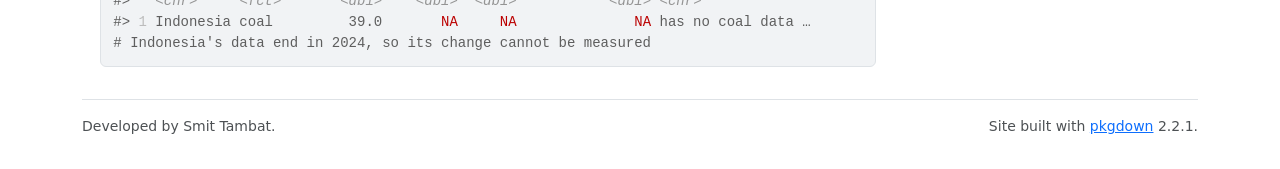
<file: reference/share_change.html>
<!DOCTYPE html>
<!-- Generated by pkgdown: do not edit by hand --><html lang="en"><head><meta charset="UTF-8"><meta http-equiv="X-UA-Compatible" content="IE=edge"><meta name="viewport" content="width=device-width, initial-scale=1, shrink-to-fit=no"><title>How much each source's share of electricity changed between two years — share_change • powershift</title><script src="../deps/jquery-3.6.0/jquery-3.6.0.min.js"></script><meta name="viewport" content="width=device-width, initial-scale=1, shrink-to-fit=no"><link href="../deps/bootstrap-5.3.8/bootstrap.min.css" rel="stylesheet"><script src="../deps/bootstrap-5.3.8/bootstrap.bundle.min.js"></script><link href="../deps/font-awesome-6.5.2/css/all.min.css" rel="stylesheet"><link href="../deps/font-awesome-6.5.2/css/v4-shims.min.css" rel="stylesheet"><script src="../deps/headroom-0.11.0/headroom.min.js"></script><script src="../deps/headroom-0.11.0/jQuery.headroom.min.js"></script><script src="../deps/bootstrap-toc-1.0.1/bootstrap-toc.min.js"></script><script src="../deps/clipboard.js-2.0.11/clipboard.min.js"></script><script src="../deps/search-1.0.0/autocomplete.jquery.min.js"></script><script src="../deps/search-1.0.0/fuse.min.js"></script><script src="../deps/search-1.0.0/mark.min.js"></script><!-- pkgdown --><script src="../pkgdown.js"></script><meta property="og:title" content="How much each source's share of electricity changed between two years — share_change"><meta name="description" content="For every country and source in data, finds the share of electricity
from that source in from and in to, the change in percentage points,
and the average change per year. A percentage point is the difference
between two percentages: a fall from 79% to 43% is a fall of 36 points."><meta property="og:description" content="For every country and source in data, finds the share of electricity
from that source in from and in to, the change in percentage points,
and the average change per year. A percentage point is the difference
between two percentages: a fall from 79% to 43% is a fall of 36 points."></head><body>
    <a href="#main" class="visually-hidden-focusable">Skip to contents</a>


    <nav class="navbar navbar-expand-lg fixed-top bg-light" data-bs-theme="light" aria-label="Site navigation"><div class="container">

    <a class="navbar-brand me-2" href="../index.html">powershift</a>

    <small class="nav-text text-muted me-auto" data-bs-toggle="tooltip" data-bs-placement="bottom" title="">0.0.0.9000</small>


    <button class="navbar-toggler" type="button" data-bs-toggle="collapse" data-bs-target="#navbar" aria-controls="navbar" aria-expanded="false" aria-label="Toggle navigation">
      <span class="navbar-toggler-icon"></span>
    </button>

    <div id="navbar" class="collapse navbar-collapse ms-3">
      <ul class="navbar-nav me-auto"><li class="nav-item"><a class="nav-link" href="../articles/powershift.html">Get started</a></li>
<li class="active nav-item"><a class="nav-link" href="../reference/index.html">Reference</a></li>
      </ul><ul class="navbar-nav"><li class="nav-item"><form class="form-inline" role="search">
 <input class="form-control" type="search" name="search-input" id="search-input" autocomplete="off" aria-label="Search site" placeholder="Search for" data-search-index="../search.json"></form></li>
<li class="nav-item"><a class="external-link nav-link" href="https://github.com/ETC5523-2026/etc5523-assignment-4-tambatsmit/" aria-label="GitHub"><span class="fa fab fa-github fa-lg"></span></a></li>
      </ul></div>


  </div>
</nav><div class="container template-reference-topic">
<div class="row">
  <main id="main" class="col-md-9"><div class="page-header">

      <h1>How much each source's share of electricity changed between two years</h1>
      <small class="dont-index">Source: <a href="https://github.com/ETC5523-2026/etc5523-assignment-4-tambatsmit/blob/main/R/share_change.R" class="external-link"><code>R/share_change.R</code></a></small>
      <div class="d-none name"><code>share_change.Rd</code></div>
    </div>

    <div class="ref-description section level2">
    <p>For every country and source in <code>data</code>, finds the share of electricity
from that source in <code>from</code> and in <code>to</code>, the change in percentage points,
and the average change per year. A percentage point is the difference
between two percentages: a fall from 79% to 43% is a fall of 36 points.</p>
    </div>

    <div class="section level2">
    <h2 id="ref-usage">Usage<a class="anchor" aria-label="anchor" href="#ref-usage"></a></h2>
    <div class="sourceCode"><pre class="sourceCode r"><code><span><span class="fu">share_change</span><span class="op">(</span><span class="va">data</span>, <span class="va">from</span>, <span class="va">to</span><span class="op">)</span></span></code></pre></div>
    </div>

    <div class="section level2">
    <h2 id="arguments">Arguments<a class="anchor" aria-label="anchor" href="#arguments"></a></h2>


<dl><dt id="arg-data">data<a class="anchor" aria-label="anchor" href="#arg-data"></a></dt>
<dd><p>A data frame with the same columns as <a href="electricity_mix.html">electricity_mix</a>,
usually <code>electricity_mix</code> itself.</p></dd>


<dt id="arg-from">from<a class="anchor" aria-label="anchor" href="#arg-from"></a></dt>
<dd><p>The start year.</p></dd>


<dt id="arg-to">to<a class="anchor" aria-label="anchor" href="#arg-to"></a></dt>
<dd><p>The end year. Must be later than <code>from</code>.</p></dd>

</dl></div>
    <div class="section level2">
    <h2 id="value">Value<a class="anchor" aria-label="anchor" href="#value"></a></h2>
    <p>A data frame with one row per country and source, and columns:</p><dl><dt>country</dt>
<dd><p>Country name, or "World".</p></dd>

<dt>source</dt>
<dd><p>Source of electricity.</p></dd>

<dt>from_share</dt>
<dd><p>Percentage of electricity from the source in <code>from</code>.
Missing if that year was not reported.</p></dd>

<dt>to_share</dt>
<dd><p>Percentage of electricity from the source in <code>to</code>.
Missing if that year was not reported.</p></dd>

<dt>change</dt>
<dd><p>Change from <code>from</code> to <code>to</code>, in percentage points.
Negative values are falls. Missing when either year is missing.</p></dd>

<dt>change_per_year</dt>
<dd><p>Average change per year, in percentage points.</p></dd>

<dt>result</dt>
<dd><p>The result in words, written to follow the country name.</p></dd>


</dl></div>

    <div class="section level2">
    <h2 id="ref-examples">Examples<a class="anchor" aria-label="anchor" href="#ref-examples"></a></h2>
    <div class="sourceCode"><pre class="sourceCode r"><code><span class="r-in"><span><span class="va">changes</span> <span class="op">&lt;-</span> <span class="fu">share_change</span><span class="op">(</span><span class="va">electricity_mix</span>, from <span class="op">=</span> <span class="fl">2005</span>, to <span class="op">=</span> <span class="fl">2025</span><span class="op">)</span></span></span>
<span class="r-in"><span></span></span>
<span class="r-in"><span><span class="fu">dplyr</span><span class="fu">::</span><span class="fu"><a href="https://dplyr.tidyverse.org/reference/filter.html" class="external-link">filter</a></span><span class="op">(</span><span class="va">changes</span>, <span class="va">country</span> <span class="op">==</span> <span class="st">"Australia"</span>, <span class="va">source</span> <span class="op">==</span> <span class="st">"coal"</span><span class="op">)</span></span></span>
<span class="r-out co"><span class="r-pr">#&gt;</span> <span style="color: #949494;"># A tibble: 1 × 7</span></span>
<span class="r-out co"><span class="r-pr">#&gt;</span>   country   source from_share to_share change change_per_year result            </span>
<span class="r-out co"><span class="r-pr">#&gt;</span>   <span style="color: #949494; font-style: italic;">&lt;chr&gt;</span>     <span style="color: #949494; font-style: italic;">&lt;fct&gt;</span>       <span style="color: #949494; font-style: italic;">&lt;dbl&gt;</span>    <span style="color: #949494; font-style: italic;">&lt;dbl&gt;</span>  <span style="color: #949494; font-style: italic;">&lt;dbl&gt;</span>           <span style="color: #949494; font-style: italic;">&lt;dbl&gt;</span> <span style="color: #949494; font-style: italic;">&lt;chr&gt;</span>             </span>
<span class="r-out co"><span class="r-pr">#&gt;</span> <span style="color: #BCBCBC;">1</span> Australia coal         79.3     42.7  -<span style="color: #BB0000;">36.6</span>           -<span style="color: #BB0000;">1.83</span> got 42.7% of its …</span>
<span class="r-in"><span><span class="co"># Coal's share of Australia's electricity fell by about 37 points</span></span></span>
<span class="r-in"><span></span></span>
<span class="r-in"><span><span class="fu">dplyr</span><span class="fu">::</span><span class="fu"><a href="https://dplyr.tidyverse.org/reference/filter.html" class="external-link">filter</a></span><span class="op">(</span><span class="va">changes</span>, <span class="va">country</span> <span class="op">==</span> <span class="st">"Indonesia"</span>, <span class="va">source</span> <span class="op">==</span> <span class="st">"coal"</span><span class="op">)</span></span></span>
<span class="r-out co"><span class="r-pr">#&gt;</span> <span style="color: #949494;"># A tibble: 1 × 7</span></span>
<span class="r-out co"><span class="r-pr">#&gt;</span>   country   source from_share to_share change change_per_year result            </span>
<span class="r-out co"><span class="r-pr">#&gt;</span>   <span style="color: #949494; font-style: italic;">&lt;chr&gt;</span>     <span style="color: #949494; font-style: italic;">&lt;fct&gt;</span>       <span style="color: #949494; font-style: italic;">&lt;dbl&gt;</span>    <span style="color: #949494; font-style: italic;">&lt;dbl&gt;</span>  <span style="color: #949494; font-style: italic;">&lt;dbl&gt;</span>           <span style="color: #949494; font-style: italic;">&lt;dbl&gt;</span> <span style="color: #949494; font-style: italic;">&lt;chr&gt;</span>             </span>
<span class="r-out co"><span class="r-pr">#&gt;</span> <span style="color: #BCBCBC;">1</span> Indonesia coal         39.0       <span style="color: #BB0000;">NA</span>     <span style="color: #BB0000;">NA</span>              <span style="color: #BB0000;">NA</span> has no coal data …</span>
<span class="r-in"><span><span class="co"># Indonesia's data end in 2024, so its change cannot be measured</span></span></span>
</code></pre></div>
    </div>
  </main><aside class="col-md-3"><nav id="toc" aria-label="Table of contents"><h2>On this page</h2>
    </nav></aside></div>


    <footer><div class="pkgdown-footer-left">
  <p>Developed by Smit Tambat.</p>
</div>

<div class="pkgdown-footer-right">
  <p>Site built with <a href="https://pkgdown.r-lib.org/" class="external-link">pkgdown</a> 2.2.1.</p>
</div>

    </footer></div>





  </body></html>
</file>
<file: articles/powershift_files/libs/quarto-html/tippy.css>
.tippy-box[data-animation=fade][data-state=hidden]{opacity:0}[data-tippy-root]{max-width:calc(100vw - 10px)}.tippy-box{position:relative;background-color:#333;color:#fff;border-radius:4px;font-size:14px;line-height:1.4;white-space:normal;outline:0;transition-property:transform,visibility,opacity}.tippy-box[data-placement^=top]>.tippy-arrow{bottom:0}.tippy-box[data-placement^=top]>.tippy-arrow:before{bottom:-7px;left:0;border-width:8px 8px 0;border-top-color:initial;transform-origin:center top}.tippy-box[data-placement^=bottom]>.tippy-arrow{top:0}.tippy-box[data-placement^=bottom]>.tippy-arrow:before{top:-7px;left:0;border-width:0 8px 8px;border-bottom-color:initial;transform-origin:center bottom}.tippy-box[data-placement^=left]>.tippy-arrow{right:0}.tippy-box[data-placement^=left]>.tippy-arrow:before{border-width:8px 0 8px 8px;border-left-color:initial;right:-7px;transform-origin:center left}.tippy-box[data-placement^=right]>.tippy-arrow{left:0}.tippy-box[data-placement^=right]>.tippy-arrow:before{left:-7px;border-width:8px 8px 8px 0;border-right-color:initial;transform-origin:center right}.tippy-box[data-inertia][data-state=visible]{transition-timing-function:cubic-bezier(.54,1.5,.38,1.11)}.tippy-arrow{width:16px;height:16px;color:#333}.tippy-arrow:before{content:"";position:absolute;border-color:transparent;border-style:solid}.tippy-content{position:relative;padding:5px 9px;z-index:1}
</file>
<file: articles/powershift_files/libs/quarto-html/light-border.css>
.tippy-box[data-theme~=light-border]{background-color:#fff;background-clip:padding-box;border:1px solid rgba(0,8,16,.15);color:#333;box-shadow:0 4px 14px -2px rgba(0,8,16,.08)}.tippy-box[data-theme~=light-border]>.tippy-backdrop{background-color:#fff}.tippy-box[data-theme~=light-border]>.tippy-arrow:after,.tippy-box[data-theme~=light-border]>.tippy-svg-arrow:after{content:"";position:absolute;z-index:-1}.tippy-box[data-theme~=light-border]>.tippy-arrow:after{border-color:transparent;border-style:solid}.tippy-box[data-theme~=light-border][data-placement^=top]>.tippy-arrow:before{border-top-color:#fff}.tippy-box[data-theme~=light-border][data-placement^=top]>.tippy-arrow:after{border-top-color:rgba(0,8,16,.2);border-width:7px 7px 0;top:17px;left:1px}.tippy-box[data-theme~=light-border][data-placement^=top]>.tippy-svg-arrow>svg{top:16px}.tippy-box[data-theme~=light-border][data-placement^=top]>.tippy-svg-arrow:after{top:17px}.tippy-box[data-theme~=light-border][data-placement^=bottom]>.tippy-arrow:before{border-bottom-color:#fff;bottom:16px}.tippy-box[data-theme~=light-border][data-placement^=bottom]>.tippy-arrow:after{border-bottom-color:rgba(0,8,16,.2);border-width:0 7px 7px;bottom:17px;left:1px}.tippy-box[data-theme~=light-border][data-placement^=bottom]>.tippy-svg-arrow>svg{bottom:16px}.tippy-box[data-theme~=light-border][data-placement^=bottom]>.tippy-svg-arrow:after{bottom:17px}.tippy-box[data-theme~=light-border][data-placement^=left]>.tippy-arrow:before{border-left-color:#fff}.tippy-box[data-theme~=light-border][data-placement^=left]>.tippy-arrow:after{border-left-color:rgba(0,8,16,.2);border-width:7px 0 7px 7px;left:17px;top:1px}.tippy-box[data-theme~=light-border][data-placement^=left]>.tippy-svg-arrow>svg{left:11px}.tippy-box[data-theme~=light-border][data-placement^=left]>.tippy-svg-arrow:after{left:12px}.tippy-box[data-theme~=light-border][data-placement^=right]>.tippy-arrow:before{border-right-color:#fff;right:16px}.tippy-box[data-theme~=light-border][data-placement^=right]>.tippy-arrow:after{border-width:7px 7px 7px 0;right:17px;top:1px;border-right-color:rgba(0,8,16,.2)}.tippy-box[data-theme~=light-border][data-placement^=right]>.tippy-svg-arrow>svg{right:11px}.tippy-box[data-theme~=light-border][data-placement^=right]>.tippy-svg-arrow:after{right:12px}.tippy-box[data-theme~=light-border]>.tippy-svg-arrow{fill:#fff}.tippy-box[data-theme~=light-border]>.tippy-svg-arrow:after{background-image:url([data-uri]);background-size:16px 6px;width:16px;height:6px}
</file>
<file: deps/font-awesome-6.5.2/css/v4-shims.min.css>
/*!
 * Font Awesome Free 6.5.2 by @fontawesome - https://fontawesome.com
 * License - https://fontawesome.com/license/free (Icons: CC BY 4.0, Fonts: SIL OFL 1.1, Code: MIT License)
 * Copyright 2024 Fonticons, Inc.
 */
.fa.fa-glass:before{content:"\f000"}.fa.fa-envelope-o{font-family:"Font Awesome 6 Free";font-weight:400}.fa.fa-envelope-o:before{content:"\f0e0"}.fa.fa-star-o{font-family:"Font Awesome 6 Free";font-weight:400}.fa.fa-star-o:before{content:"\f005"}.fa.fa-close:before,.fa.fa-remove:before{content:"\f00d"}.fa.fa-gear:before{content:"\f013"}.fa.fa-trash-o{font-family:"Font Awesome 6 Free";font-weight:400}.fa.fa-trash-o:before{content:"\f2ed"}.fa.fa-home:before{content:"\f015"}.fa.fa-file-o{font-family:"Font Awesome 6 Free";font-weight:400}.fa.fa-file-o:before{content:"\f15b"}.fa.fa-clock-o{font-family:"Font Awesome 6 Free";font-weight:400}.fa.fa-clock-o:before{content:"\f017"}.fa.fa-arrow-circle-o-down{font-family:"Font Awesome 6 Free";font-weight:400}.fa.fa-arrow-circle-o-down:before{content:"\f358"}.fa.fa-arrow-circle-o-up{font-family:"Font Awesome 6 Free";font-weight:400}.fa.fa-arrow-circle-o-up:before{content:"\f35b"}.fa.fa-play-circle-o{font-family:"Font Awesome 6 Free";font-weight:400}.fa.fa-play-circle-o:before{content:"\f144"}.fa.fa-repeat:before,.fa.fa-rotate-right:before{content:"\f01e"}.fa.fa-refresh:before{content:"\f021"}.fa.fa-list-alt{font-family:"Font Awesome 6 Free";font-weight:400}.fa.fa-list-alt:before{content:"\f022"}.fa.fa-dedent:before{content:"\f03b"}.fa.fa-video-camera:before{content:"\f03d"}.fa.fa-picture-o{font-family:"Font Awesome 6 Free";font-weight:400}.fa.fa-picture-o:before{content:"\f03e"}.fa.fa-photo{font-family:"Font Awesome 6 Free";font-weight:400}.fa.fa-photo:before{content:"\f03e"}.fa.fa-image{font-family:"Font Awesome 6 Free";font-weight:400}.fa.fa-image:before{content:"\f03e"}.fa.fa-map-marker:before{content:"\f3c5"}.fa.fa-pencil-square-o{font-family:"Font Awesome 6 Free";font-weight:400}.fa.fa-pencil-square-o:before{content:"\f044"}.fa.fa-edit{font-family:"Font Awesome 6 Free";font-weight:400}.fa.fa-edit:before{content:"\f044"}.fa.fa-share-square-o:before{content:"\f14d"}.fa.fa-check-square-o{font-family:"Font Awesome 6 Free";font-weight:400}.fa.fa-check-square-o:before{content:"\f14a"}.fa.fa-arrows:before{content:"\f0b2"}.fa.fa-times-circle-o{font-family:"Font Awesome 6 Free";font-weight:400}.fa.fa-times-circle-o:before{content:"\f057"}.fa.fa-check-circle-o{font-family:"Font Awesome 6 Free";font-weight:400}.fa.fa-check-circle-o:before{content:"\f058"}.fa.fa-mail-forward:before{content:"\f064"}.fa.fa-expand:before{content:"\f424"}.fa.fa-compress:before{content:"\f422"}.fa.fa-eye,.fa.fa-eye-slash{font-family:"Font Awesome 6 Free";font-weight:400}.fa.fa-warning:before{content:"\f071"}.fa.fa-calendar:before{content:"\f073"}.fa.fa-arrows-v:before{content:"\f338"}.fa.fa-arrows-h:before{content:"\f337"}.fa.fa-bar-chart-o:before,.fa.fa-bar-chart:before{content:"\e0e3"}.fa.fa-twitter-square{font-family:"Font Awesome 6 Brands";font-weight:400}.fa.fa-twitter-square:before{content:"\f081"}.fa.fa-facebook-square{font-family:"Font Awesome 6 Brands";font-weight:400}.fa.fa-facebook-square:before{content:"\f082"}.fa.fa-gears:before{content:"\f085"}.fa.fa-thumbs-o-up{font-family:"Font Awesome 6 Free";font-weight:400}.fa.fa-thumbs-o-up:before{content:"\f164"}.fa.fa-thumbs-o-down{font-family:"Font Awesome 6 Free";font-weight:400}.fa.fa-thumbs-o-down:before{content:"\f165"}.fa.fa-heart-o{font-family:"Font Awesome 6 Free";font-weight:400}.fa.fa-heart-o:before{content:"\f004"}.fa.fa-sign-out:before{content:"\f2f5"}.fa.fa-linkedin-square{font-family:"Font Awesome 6 Brands";font-weight:400}.fa.fa-linkedin-square:before{content:"\f08c"}.fa.fa-thumb-tack:before{content:"\f08d"}.fa.fa-external-link:before{content:"\f35d"}.fa.fa-sign-in:before{content:"\f2f6"}.fa.fa-github-square{font-family:"Font Awesome 6 Brands";font-weight:400}.fa.fa-github-square:before{content:"\f092"}.fa.fa-lemon-o{font-family:"Font Awesome 6 Free";font-weight:400}.fa.fa-lemon-o:before{content:"\f094"}.fa.fa-square-o{font-family:"Font Awesome 6 Free";font-weight:400}.fa.fa-square-o:before{content:"\f0c8"}.fa.fa-bookmark-o{font-family:"Font Awesome 6 Free";font-weight:400}.fa.fa-bookmark-o:before{content:"\f02e"}.fa.fa-facebook,.fa.fa-twitter{font-family:"Font Awesome 6 Brands";font-weight:400}.fa.fa-facebook:before{content:"\f39e"}.fa.fa-facebook-f{font-family:"Font Awesome 6 Brands";font-weight:400}.fa.fa-facebook-f:before{content:"\f39e"}.fa.fa-github{font-family:"Font Awesome 6 Brands";font-weight:400}.fa.fa-credit-card{font-family:"Font Awesome 6 Free";font-weight:400}.fa.fa-feed:before{content:"\f09e"}.fa.fa-hdd-o{font-family:"Font Awesome 6 Free";font-weight:400}.fa.fa-hdd-o:before{content:"\f0a0"}.fa.fa-hand-o-right{font-family:"Font Awesome 6 Free";font-weight:400}.fa.fa-hand-o-right:before{content:"\f0a4"}.fa.fa-hand-o-left{font-family:"Font Awesome 6 Free";font-weight:400}.fa.fa-hand-o-left:before{content:"\f0a5"}.fa.fa-hand-o-up{font-family:"Font Awesome 6 Free";font-weight:400}.fa.fa-hand-o-up:before{content:"\f0a6"}.fa.fa-hand-o-down{font-family:"Font Awesome 6 Free";font-weight:400}.fa.fa-hand-o-down:before{content:"\f0a7"}.fa.fa-globe:before{content:"\f57d"}.fa.fa-tasks:before{content:"\f828"}.fa.fa-arrows-alt:before{content:"\f31e"}.fa.fa-group:before{content:"\f0c0"}.fa.fa-chain:before{content:"\f0c1"}.fa.fa-cut:before{content:"\f0c4"}.fa.fa-files-o{font-family:"Font Awesome 6 Free";font-weight:400}.fa.fa-files-o:before{content:"\f0c5"}.fa.fa-floppy-o{font-family:"Font Awesome 6 Free";font-weight:400}.fa.fa-floppy-o:before{content:"\f0c7"}.fa.fa-save{font-family:"Font Awesome 6 Free";font-weight:400}.fa.fa-save:before{content:"\f0c7"}.fa.fa-navicon:before,.fa.fa-reorder:before{content:"\f0c9"}.fa.fa-magic:before{content:"\e2ca"}.fa.fa-pinterest,.fa.fa-pinterest-square{font-family:"Font Awesome 6 Brands";font-weight:400}.fa.fa-pinterest-square:before{content:"\f0d3"}.fa.fa-google-plus-square{font-family:"Font Awesome 6 Brands";font-weight:400}.fa.fa-google-plus-square:before{content:"\f0d4"}.fa.fa-google-plus{font-family:"Font Awesome 6 Brands";font-weight:400}.fa.fa-google-plus:before{content:"\f0d5"}.fa.fa-money:before{content:"\f3d1"}.fa.fa-unsorted:before{content:"\f0dc"}.fa.fa-sort-desc:before{content:"\f0dd"}.fa.fa-sort-asc:before{content:"\f0de"}.fa.fa-linkedin{font-family:"Font Awesome 6 Brands";font-weight:400}.fa.fa-linkedin:before{content:"\f0e1"}.fa.fa-rotate-left:before{content:"\f0e2"}.fa.fa-legal:before{content:"\f0e3"}.fa.fa-dashboard:before,.fa.fa-tachometer:before{content:"\f625"}.fa.fa-comment-o{font-family:"Font Awesome 6 Free";font-weight:400}.fa.fa-comment-o:before{content:"\f075"}.fa.fa-comments-o{font-family:"Font Awesome 6 Free";font-weight:400}.fa.fa-comments-o:before{content:"\f086"}.fa.fa-flash:before{content:"\f0e7"}.fa.fa-clipboard:before{content:"\f0ea"}.fa.fa-lightbulb-o{font-family:"Font Awesome 6 Free";font-weight:400}.fa.fa-lightbulb-o:before{content:"\f0eb"}.fa.fa-exchange:before{content:"\f362"}.fa.fa-cloud-download:before{content:"\f0ed"}.fa.fa-cloud-upload:before{content:"\f0ee"}.fa.fa-bell-o{font-family:"Font Awesome 6 Free";font-weight:400}.fa.fa-bell-o:before{content:"\f0f3"}.fa.fa-cutlery:before{content:"\f2e7"}.fa.fa-file-text-o{font-family:"Font Awesome 6 Free";font-weight:400}.fa.fa-file-text-o:before{content:"\f15c"}.fa.fa-building-o{font-family:"Font Awesome 6 Free";font-weight:400}.fa.fa-building-o:before{content:"\f1ad"}.fa.fa-hospital-o{font-family:"Font Awesome 6 Free";font-weight:400}.fa.fa-hospital-o:before{content:"\f0f8"}.fa.fa-tablet:before{content:"\f3fa"}.fa.fa-mobile-phone:before,.fa.fa-mobile:before{content:"\f3cd"}.fa.fa-circle-o{font-family:"Font Awesome 6 Free";font-weight:400}.fa.fa-circle-o:before{content:"\f111"}.fa.fa-mail-reply:before{content:"\f3e5"}.fa.fa-github-alt{font-family:"Font Awesome 6 Brands";font-weight:400}.fa.fa-folder-o{font-family:"Font Awesome 6 Free";font-weight:400}.fa.fa-folder-o:before{content:"\f07b"}.fa.fa-folder-open-o{font-family:"Font Awesome 6 Free";font-weight:400}.fa.fa-folder-open-o:before{content:"\f07c"}.fa.fa-smile-o{font-family:"Font Awesome 6 Free";font-weight:400}.fa.fa-smile-o:before{content:"\f118"}.fa.fa-frown-o{font-family:"Font Awesome 6 Free";font-weight:400}.fa.fa-frown-o:before{content:"\f119"}.fa.fa-meh-o{font-family:"Font Awesome 6 Free";font-weight:400}.fa.fa-meh-o:before{content:"\f11a"}.fa.fa-keyboard-o{font-family:"Font Awesome 6 Free";font-weight:400}.fa.fa-keyboard-o:before{content:"\f11c"}.fa.fa-flag-o{font-family:"Font Awesome 6 Free";font-weight:400}.fa.fa-flag-o:before{content:"\f024"}.fa.fa-mail-reply-all:before{content:"\f122"}.fa.fa-star-half-o{font-family:"Font Awesome 6 Free";font-weight:400}.fa.fa-star-half-o:before{content:"\f5c0"}.fa.fa-star-half-empty{font-family:"Font Awesome 6 Free";font-weight:400}.fa.fa-star-half-empty:before{content:"\f5c0"}.fa.fa-star-half-full{font-family:"Font Awesome 6 Free";font-weight:400}.fa.fa-star-half-full:before{content:"\f5c0"}.fa.fa-code-fork:before{content:"\f126"}.fa.fa-chain-broken:before,.fa.fa-unlink:before{content:"\f127"}.fa.fa-calendar-o{font-family:"Font Awesome 6 Free";font-weight:400}.fa.fa-calendar-o:before{content:"\f133"}.fa.fa-css3,.fa.fa-html5,.fa.fa-maxcdn{font-family:"Font Awesome 6 Brands";font-weight:400}.fa.fa-unlock-alt:before{content:"\f09c"}.fa.fa-minus-square-o{font-family:"Font Awesome 6 Free";font-weight:400}.fa.fa-minus-square-o:before{content:"\f146"}.fa.fa-level-up:before{content:"\f3bf"}.fa.fa-level-down:before{content:"\f3be"}.fa.fa-pencil-square:before{content:"\f14b"}.fa.fa-external-link-square:before{content:"\f360"}.fa.fa-compass{font-family:"Font Awesome 6 Free";font-weight:400}.fa.fa-caret-square-o-down{font-family:"Font Awesome 6 Free";font-weight:400}.fa.fa-caret-square-o-down:before{content:"\f150"}.fa.fa-toggle-down{font-family:"Font Awesome 6 Free";font-weight:400}.fa.fa-toggle-down:before{content:"\f150"}.fa.fa-caret-square-o-up{font-family:"Font Awesome 6 Free";font-weight:400}.fa.fa-caret-square-o-up:before{content:"\f151"}.fa.fa-toggle-up{font-family:"Font Awesome 6 Free";font-weight:400}.fa.fa-toggle-up:before{content:"\f151"}.fa.fa-caret-square-o-right{font-family:"Font Awesome 6 Free";font-weight:400}.fa.fa-caret-square-o-right:before{content:"\f152"}.fa.fa-toggle-right{font-family:"Font Awesome 6 Free";font-weight:400}.fa.fa-toggle-right:before{content:"\f152"}.fa.fa-eur:before,.fa.fa-euro:before{content:"\f153"}.fa.fa-gbp:before{content:"\f154"}.fa.fa-dollar:before,.fa.fa-usd:before{content:"\24"}.fa.fa-inr:before,.fa.fa-rupee:before{content:"\e1bc"}.fa.fa-cny:before,.fa.fa-jpy:before,.fa.fa-rmb:before,.fa.fa-yen:before{content:"\f157"}.fa.fa-rouble:before,.fa.fa-rub:before,.fa.fa-ruble:before{content:"\f158"}.fa.fa-krw:before,.fa.fa-won:before{content:"\f159"}.fa.fa-bitcoin,.fa.fa-btc{font-family:"Font Awesome 6 Brands";font-weight:400}.fa.fa-bitcoin:before{content:"\f15a"}.fa.fa-file-text:before{content:"\f15c"}.fa.fa-sort-alpha-asc:before{content:"\f15d"}.fa.fa-sort-alpha-desc:before{content:"\f881"}.fa.fa-sort-amount-asc:before{content:"\f884"}.fa.fa-sort-amount-desc:before{content:"\f160"}.fa.fa-sort-numeric-asc:before{content:"\f162"}.fa.fa-sort-numeric-desc:before{content:"\f886"}.fa.fa-youtube-square{font-family:"Font Awesome 6 Brands";font-weight:400}.fa.fa-youtube-square:before{content:"\f431"}.fa.fa-xing,.fa.fa-xing-square,.fa.fa-youtube{font-family:"Font Awesome 6 Brands";font-weight:400}.fa.fa-xing-square:before{content:"\f169"}.fa.fa-youtube-play{font-family:"Font Awesome 6 Brands";font-weight:400}.fa.fa-youtube-play:before{content:"\f167"}.fa.fa-adn,.fa.fa-bitbucket,.fa.fa-bitbucket-square,.fa.fa-dropbox,.fa.fa-flickr,.fa.fa-instagram,.fa.fa-stack-overflow{font-family:"Font Awesome 6 Brands";font-weight:400}.fa.fa-bitbucket-square:before{content:"\f171"}.fa.fa-tumblr,.fa.fa-tumblr-square{font-family:"Font Awesome 6 Brands";font-weight:400}.fa.fa-tumblr-square:before{content:"\f174"}.fa.fa-long-arrow-down:before{content:"\f309"}.fa.fa-long-arrow-up:before{content:"\f30c"}.fa.fa-long-arrow-left:before{content:"\f30a"}.fa.fa-long-arrow-right:before{content:"\f30b"}.fa.fa-android,.fa.fa-apple,.fa.fa-dribbble,.fa.fa-foursquare,.fa.fa-gittip,.fa.fa-gratipay,.fa.fa-linux,.fa.fa-skype,.fa.fa-trello,.fa.fa-windows{font-family:"Font Awesome 6 Brands";font-weight:400}.fa.fa-gittip:before{content:"\f184"}.fa.fa-sun-o{font-family:"Font Awesome 6 Free";font-weight:400}.fa.fa-sun-o:before{content:"\f185"}.fa.fa-moon-o{font-family:"Font Awesome 6 Free";font-weight:400}.fa.fa-moon-o:before{content:"\f186"}.fa.fa-pagelines,.fa.fa-renren,.fa.fa-stack-exchange,.fa.fa-vk,.fa.fa-weibo{font-family:"Font Awesome 6 Brands";font-weight:400}.fa.fa-arrow-circle-o-right{font-family:"Font Awesome 6 Free";font-weight:400}.fa.fa-arrow-circle-o-right:before{content:"\f35a"}.fa.fa-arrow-circle-o-left{font-family:"Font Awesome 6 Free";font-weight:400}.fa.fa-arrow-circle-o-left:before{content:"\f359"}.fa.fa-caret-square-o-left{font-family:"Font Awesome 6 Free";font-weight:400}.fa.fa-caret-square-o-left:before{content:"\f191"}.fa.fa-toggle-left{font-family:"Font Awesome 6 Free";font-weight:400}.fa.fa-toggle-left:before{content:"\f191"}.fa.fa-dot-circle-o{font-family:"Font Awesome 6 Free";font-weight:400}.fa.fa-dot-circle-o:before{content:"\f192"}.fa.fa-vimeo-square{font-family:"Font Awesome 6 Brands";font-weight:400}.fa.fa-vimeo-square:before{content:"\f194"}.fa.fa-try:before,.fa.fa-turkish-lira:before{content:"\e2bb"}.fa.fa-plus-square-o{font-family:"Font Awesome 6 Free";font-weight:400}.fa.fa-plus-square-o:before{content:"\f0fe"}.fa.fa-openid,.fa.fa-slack,.fa.fa-wordpress{font-family:"Font Awesome 6 Brands";font-weight:400}.fa.fa-bank:before,.fa.fa-institution:before{content:"\f19c"}.fa.fa-mortar-board:before{content:"\f19d"}.fa.fa-google,.fa.fa-reddit,.fa.fa-reddit-square,.fa.fa-yahoo{font-family:"Font Awesome 6 Brands";font-weight:400}.fa.fa-reddit-square:before{content:"\f1a2"}.fa.fa-behance,.fa.fa-behance-square,.fa.fa-delicious,.fa.fa-digg,.fa.fa-drupal,.fa.fa-joomla,.fa.fa-pied-piper-alt,.fa.fa-pied-piper-pp,.fa.fa-stumbleupon,.fa.fa-stumbleupon-circle{font-family:"Font Awesome 6 Brands";font-weight:400}.fa.fa-behance-square:before{content:"\f1b5"}.fa.fa-steam,.fa.fa-steam-square{font-family:"Font Awesome 6 Brands";font-weight:400}.fa.fa-steam-square:before{content:"\f1b7"}.fa.fa-automobile:before{content:"\f1b9"}.fa.fa-cab:before{content:"\f1ba"}.fa.fa-deviantart,.fa.fa-soundcloud,.fa.fa-spotify{font-family:"Font Awesome 6 Brands";font-weight:400}.fa.fa-file-pdf-o{font-family:"Font Awesome 6 Free";font-weight:400}.fa.fa-file-pdf-o:before{content:"\f1c1"}.fa.fa-file-word-o{font-family:"Font Awesome 6 Free";font-weight:400}.fa.fa-file-word-o:before{content:"\f1c2"}.fa.fa-file-excel-o{font-family:"Font Awesome 6 Free";font-weight:400}.fa.fa-file-excel-o:before{content:"\f1c3"}.fa.fa-file-powerpoint-o{font-family:"Font Awesome 6 Free";font-weight:400}.fa.fa-file-powerpoint-o:before{content:"\f1c4"}.fa.fa-file-image-o{font-family:"Font Awesome 6 Free";font-weight:400}.fa.fa-file-image-o:before{content:"\f1c5"}.fa.fa-file-photo-o{font-family:"Font Awesome 6 Free";font-weight:400}.fa.fa-file-photo-o:before{content:"\f1c5"}.fa.fa-file-picture-o{font-family:"Font Awesome 6 Free";font-weight:400}.fa.fa-file-picture-o:before{content:"\f1c5"}.fa.fa-file-archive-o{font-family:"Font Awesome 6 Free";font-weight:400}.fa.fa-file-archive-o:before{content:"\f1c6"}.fa.fa-file-zip-o{font-family:"Font Awesome 6 Free";font-weight:400}.fa.fa-file-zip-o:before{content:"\f1c6"}.fa.fa-file-audio-o{font-family:"Font Awesome 6 Free";font-weight:400}.fa.fa-file-audio-o:before{content:"\f1c7"}.fa.fa-file-sound-o{font-family:"Font Awesome 6 Free";font-weight:400}.fa.fa-file-sound-o:before{content:"\f1c7"}.fa.fa-file-video-o{font-family:"Font Awesome 6 Free";font-weight:400}.fa.fa-file-video-o:before{content:"\f1c8"}.fa.fa-file-movie-o{font-family:"Font Awesome 6 Free";font-weight:400}.fa.fa-file-movie-o:before{content:"\f1c8"}.fa.fa-file-code-o{font-family:"Font Awesome 6 Free";font-weight:400}.fa.fa-file-code-o:before{content:"\f1c9"}.fa.fa-codepen,.fa.fa-jsfiddle,.fa.fa-vine{font-family:"Font Awesome 6 Brands";font-weight:400}.fa.fa-life-bouy:before,.fa.fa-life-buoy:before,.fa.fa-life-saver:before,.fa.fa-support:before{content:"\f1cd"}.fa.fa-circle-o-notch:before{content:"\f1ce"}.fa.fa-ra,.fa.fa-rebel{font-family:"Font Awesome 6 Brands";font-weight:400}.fa.fa-ra:before{content:"\f1d0"}.fa.fa-resistance{font-family:"Font Awesome 6 Brands";font-weight:400}.fa.fa-resistance:before{content:"\f1d0"}.fa.fa-empire,.fa.fa-ge{font-family:"Font Awesome 6 Brands";font-weight:400}.fa.fa-ge:before{content:"\f1d1"}.fa.fa-git-square{font-family:"Font Awesome 6 Brands";font-weight:400}.fa.fa-git-square:before{content:"\f1d2"}.fa.fa-git,.fa.fa-hacker-news,.fa.fa-y-combinator-square{font-family:"Font Awesome 6 Brands";font-weight:400}.fa.fa-y-combinator-square:before{content:"\f1d4"}.fa.fa-yc-square{font-family:"Font Awesome 6 Brands";font-weight:400}.fa.fa-yc-square:before{content:"\f1d4"}.fa.fa-qq,.fa.fa-tencent-weibo,.fa.fa-wechat,.fa.fa-weixin{font-family:"Font Awesome 6 Brands";font-weight:400}.fa.fa-wechat:before{content:"\f1d7"}.fa.fa-send:before{content:"\f1d8"}.fa.fa-paper-plane-o{font-family:"Font Awesome 6 Free";font-weight:400}.fa.fa-paper-plane-o:before{content:"\f1d8"}.fa.fa-send-o{font-family:"Font Awesome 6 Free";font-weight:400}.fa.fa-send-o:before{content:"\f1d8"}.fa.fa-circle-thin{font-family:"Font Awesome 6 Free";font-weight:400}.fa.fa-circle-thin:before{content:"\f111"}.fa.fa-header:before{content:"\f1dc"}.fa.fa-futbol-o{font-family:"Font Awesome 6 Free";font-weight:400}.fa.fa-futbol-o:before{content:"\f1e3"}.fa.fa-soccer-ball-o{font-family:"Font Awesome 6 Free";font-weight:400}.fa.fa-soccer-ball-o:before{content:"\f1e3"}.fa.fa-slideshare,.fa.fa-twitch,.fa.fa-yelp{font-family:"Font Awesome 6 Brands";font-weight:400}.fa.fa-newspaper-o{font-family:"Font Awesome 6 Free";font-weight:400}.fa.fa-newspaper-o:before{content:"\f1ea"}.fa.fa-cc-amex,.fa.fa-cc-discover,.fa.fa-cc-mastercard,.fa.fa-cc-paypal,.fa.fa-cc-stripe,.fa.fa-cc-visa,.fa.fa-google-wallet,.fa.fa-paypal{font-family:"Font Awesome 6 Brands";font-weight:400}.fa.fa-bell-slash-o{font-family:"Font Awesome 6 Free";font-weight:400}.fa.fa-bell-slash-o:before{content:"\f1f6"}.fa.fa-trash:before{content:"\f2ed"}.fa.fa-copyright{font-family:"Font Awesome 6 Free";font-weight:400}.fa.fa-eyedropper:before{content:"\f1fb"}.fa.fa-area-chart:before{content:"\f1fe"}.fa.fa-pie-chart:before{content:"\f200"}.fa.fa-line-chart:before{content:"\f201"}.fa.fa-lastfm,.fa.fa-lastfm-square{font-family:"Font Awesome 6 Brands";font-weight:400}.fa.fa-lastfm-square:before{content:"\f203"}.fa.fa-angellist,.fa.fa-ioxhost{font-family:"Font Awesome 6 Brands";font-weight:400}.fa.fa-cc{font-family:"Font Awesome 6 Free";font-weight:400}.fa.fa-cc:before{content:"\f20a"}.fa.fa-ils:before,.fa.fa-shekel:before,.fa.fa-sheqel:before{content:"\f20b"}.fa.fa-buysellads,.fa.fa-connectdevelop,.fa.fa-dashcube,.fa.fa-forumbee,.fa.fa-leanpub,.fa.fa-sellsy,.fa.fa-shirtsinbulk,.fa.fa-simplybuilt,.fa.fa-skyatlas{font-family:"Font Awesome 6 Brands";font-weight:400}.fa.fa-diamond{font-family:"Font Awesome 6 Free";font-weight:400}.fa.fa-diamond:before{content:"\f3a5"}.fa.fa-intersex:before,.fa.fa-transgender:before{content:"\f224"}.fa.fa-transgender-alt:before{content:"\f225"}.fa.fa-facebook-official{font-family:"Font Awesome 6 Brands";font-weight:400}.fa.fa-facebook-official:before{content:"\f09a"}.fa.fa-pinterest-p,.fa.fa-whatsapp{font-family:"Font Awesome 6 Brands";font-weight:400}.fa.fa-hotel:before{content:"\f236"}.fa.fa-medium,.fa.fa-viacoin,.fa.fa-y-combinator,.fa.fa-yc{font-family:"Font Awesome 6 Brands";font-weight:400}.fa.fa-yc:before{content:"\f23b"}.fa.fa-expeditedssl,.fa.fa-opencart,.fa.fa-optin-monster{font-family:"Font Awesome 6 Brands";font-weight:400}.fa.fa-battery-4:before,.fa.fa-battery:before{content:"\f240"}.fa.fa-battery-3:before{content:"\f241"}.fa.fa-battery-2:before{content:"\f242"}.fa.fa-battery-1:before{content:"\f243"}.fa.fa-battery-0:before{content:"\f244"}.fa.fa-object-group,.fa.fa-object-ungroup,.fa.fa-sticky-note-o{font-family:"Font Awesome 6 Free";font-weight:400}.fa.fa-sticky-note-o:before{content:"\f249"}.fa.fa-cc-diners-club,.fa.fa-cc-jcb{font-family:"Font Awesome 6 Brands";font-weight:400}.fa.fa-clone{font-family:"Font Awesome 6 Free";font-weight:400}.fa.fa-hourglass-o:before{content:"\f254"}.fa.fa-hourglass-1:before{content:"\f251"}.fa.fa-hourglass-2:before{content:"\f252"}.fa.fa-hourglass-3:before{content:"\f253"}.fa.fa-hand-rock-o{font-family:"Font Awesome 6 Free";font-weight:400}.fa.fa-hand-rock-o:before{content:"\f255"}.fa.fa-hand-grab-o{font-family:"Font Awesome 6 Free";font-weight:400}.fa.fa-hand-grab-o:before{content:"\f255"}.fa.fa-hand-paper-o{font-family:"Font Awesome 6 Free";font-weight:400}.fa.fa-hand-paper-o:before{content:"\f256"}.fa.fa-hand-stop-o{font-family:"Font Awesome 6 Free";font-weight:400}.fa.fa-hand-stop-o:before{content:"\f256"}.fa.fa-hand-scissors-o{font-family:"Font Awesome 6 Free";font-weight:400}.fa.fa-hand-scissors-o:before{content:"\f257"}.fa.fa-hand-lizard-o{font-family:"Font Awesome 6 Free";font-weight:400}.fa.fa-hand-lizard-o:before{content:"\f258"}.fa.fa-hand-spock-o{font-family:"Font Awesome 6 Free";font-weight:400}.fa.fa-hand-spock-o:before{content:"\f259"}.fa.fa-hand-pointer-o{font-family:"Font Awesome 6 Free";font-weight:400}.fa.fa-hand-pointer-o:before{content:"\f25a"}.fa.fa-hand-peace-o{font-family:"Font Awesome 6 Free";font-weight:400}.fa.fa-hand-peace-o:before{content:"\f25b"}.fa.fa-registered{font-family:"Font Awesome 6 Free";font-weight:400}.fa.fa-creative-commons,.fa.fa-gg,.fa.fa-gg-circle,.fa.fa-odnoklassniki,.fa.fa-odnoklassniki-square{font-family:"Font Awesome 6 Brands";font-weight:400}.fa.fa-odnoklassniki-square:before{content:"\f264"}.fa.fa-chrome,.fa.fa-firefox,.fa.fa-get-pocket,.fa.fa-internet-explorer,.fa.fa-opera,.fa.fa-safari,.fa.fa-wikipedia-w{font-family:"Font Awesome 6 Brands";font-weight:400}.fa.fa-television:before{content:"\f26c"}.fa.fa-500px,.fa.fa-amazon,.fa.fa-contao{font-family:"Font Awesome 6 Brands";font-weight:400}.fa.fa-calendar-plus-o{font-family:"Font Awesome 6 Free";font-weight:400}.fa.fa-calendar-plus-o:before{content:"\f271"}.fa.fa-calendar-minus-o{font-family:"Font Awesome 6 Free";font-weight:400}.fa.fa-calendar-minus-o:before{content:"\f272"}.fa.fa-calendar-times-o{font-family:"Font Awesome 6 Free";font-weight:400}.fa.fa-calendar-times-o:before{content:"\f273"}.fa.fa-calendar-check-o{font-family:"Font Awesome 6 Free";font-weight:400}.fa.fa-calendar-check-o:before{content:"\f274"}.fa.fa-map-o{font-family:"Font Awesome 6 Free";font-weight:400}.fa.fa-map-o:before{content:"\f279"}.fa.fa-commenting:before{content:"\f4ad"}.fa.fa-commenting-o{font-family:"Font Awesome 6 Free";font-weight:400}.fa.fa-commenting-o:before{content:"\f4ad"}.fa.fa-houzz,.fa.fa-vimeo{font-family:"Font Awesome 6 Brands";font-weight:400}.fa.fa-vimeo:before{content:"\f27d"}.fa.fa-black-tie,.fa.fa-edge,.fa.fa-fonticons,.fa.fa-reddit-alien{font-family:"Font Awesome 6 Brands";font-weight:400}.fa.fa-credit-card-alt:before{content:"\f09d"}.fa.fa-codiepie,.fa.fa-fort-awesome,.fa.fa-mixcloud,.fa.fa-modx,.fa.fa-product-hunt,.fa.fa-scribd,.fa.fa-usb{font-family:"Font Awesome 6 Brands";font-weight:400}.fa.fa-pause-circle-o{font-family:"Font Awesome 6 Free";font-weight:400}.fa.fa-pause-circle-o:before{content:"\f28b"}.fa.fa-stop-circle-o{font-family:"Font Awesome 6 Free";font-weight:400}.fa.fa-stop-circle-o:before{content:"\f28d"}.fa.fa-bluetooth,.fa.fa-bluetooth-b,.fa.fa-envira,.fa.fa-gitlab,.fa.fa-wheelchair-alt,.fa.fa-wpbeginner,.fa.fa-wpforms{font-family:"Font Awesome 6 Brands";font-weight:400}.fa.fa-wheelchair-alt:before{content:"\f368"}.fa.fa-question-circle-o{font-family:"Font Awesome 6 Free";font-weight:400}.fa.fa-question-circle-o:before{content:"\f059"}.fa.fa-volume-control-phone:before{content:"\f2a0"}.fa.fa-asl-interpreting:before{content:"\f2a3"}.fa.fa-deafness:before,.fa.fa-hard-of-hearing:before{content:"\f2a4"}.fa.fa-glide,.fa.fa-glide-g{font-family:"Font Awesome 6 Brands";font-weight:400}.fa.fa-signing:before{content:"\f2a7"}.fa.fa-viadeo,.fa.fa-viadeo-square{font-family:"Font Awesome 6 Brands";font-weight:400}.fa.fa-viadeo-square:before{content:"\f2aa"}.fa.fa-snapchat,.fa.fa-snapchat-ghost{font-family:"Font Awesome 6 Brands";font-weight:400}.fa.fa-snapchat-ghost:before{content:"\f2ab"}.fa.fa-snapchat-square{font-family:"Font Awesome 6 Brands";font-weight:400}.fa.fa-snapchat-square:before{content:"\f2ad"}.fa.fa-first-order,.fa.fa-google-plus-official,.fa.fa-pied-piper,.fa.fa-themeisle,.fa.fa-yoast{font-family:"Font Awesome 6 Brands";font-weight:400}.fa.fa-google-plus-official:before{content:"\f2b3"}.fa.fa-google-plus-circle{font-family:"Font Awesome 6 Brands";font-weight:400}.fa.fa-google-plus-circle:before{content:"\f2b3"}.fa.fa-fa,.fa.fa-font-awesome{font-family:"Font Awesome 6 Brands";font-weight:400}.fa.fa-fa:before{content:"\f2b4"}.fa.fa-handshake-o{font-family:"Font Awesome 6 Free";font-weight:400}.fa.fa-handshake-o:before{content:"\f2b5"}.fa.fa-envelope-open-o{font-family:"Font Awesome 6 Free";font-weight:400}.fa.fa-envelope-open-o:before{content:"\f2b6"}.fa.fa-linode{font-family:"Font Awesome 6 Brands";font-weight:400}.fa.fa-address-book-o{font-family:"Font Awesome 6 Free";font-weight:400}.fa.fa-address-book-o:before{content:"\f2b9"}.fa.fa-vcard:before{content:"\f2bb"}.fa.fa-address-card-o{font-family:"Font Awesome 6 Free";font-weight:400}.fa.fa-address-card-o:before{content:"\f2bb"}.fa.fa-vcard-o{font-family:"Font Awesome 6 Free";font-weight:400}.fa.fa-vcard-o:before{content:"\f2bb"}.fa.fa-user-circle-o{font-family:"Font Awesome 6 Free";font-weight:400}.fa.fa-user-circle-o:before{content:"\f2bd"}.fa.fa-user-o{font-family:"Font Awesome 6 Free";font-weight:400}.fa.fa-user-o:before{content:"\f007"}.fa.fa-id-badge{font-family:"Font Awesome 6 Free";font-weight:400}.fa.fa-drivers-license:before{content:"\f2c2"}.fa.fa-id-card-o{font-family:"Font Awesome 6 Free";font-weight:400}.fa.fa-id-card-o:before{content:"\f2c2"}.fa.fa-drivers-license-o{font-family:"Font Awesome 6 Free";font-weight:400}.fa.fa-drivers-license-o:before{content:"\f2c2"}.fa.fa-free-code-camp,.fa.fa-quora,.fa.fa-telegram{font-family:"Font Awesome 6 Brands";font-weight:400}.fa.fa-thermometer-4:before,.fa.fa-thermometer:before{content:"\f2c7"}.fa.fa-thermometer-3:before{content:"\f2c8"}.fa.fa-thermometer-2:before{content:"\f2c9"}.fa.fa-thermometer-1:before{content:"\f2ca"}.fa.fa-thermometer-0:before{content:"\f2cb"}.fa.fa-bathtub:before,.fa.fa-s15:before{content:"\f2cd"}.fa.fa-window-maximize,.fa.fa-window-restore{font-family:"Font Awesome 6 Free";font-weight:400}.fa.fa-times-rectangle:before{content:"\f410"}.fa.fa-window-close-o{font-family:"Font Awesome 6 Free";font-weight:400}.fa.fa-window-close-o:before{content:"\f410"}.fa.fa-times-rectangle-o{font-family:"Font Awesome 6 Free";font-weight:400}.fa.fa-times-rectangle-o:before{content:"\f410"}.fa.fa-bandcamp,.fa.fa-eercast,.fa.fa-etsy,.fa.fa-grav,.fa.fa-imdb,.fa.fa-ravelry{font-family:"Font Awesome 6 Brands";font-weight:400}.fa.fa-eercast:before{content:"\f2da"}.fa.fa-snowflake-o{font-family:"Font Awesome 6 Free";font-weight:400}.fa.fa-snowflake-o:before{content:"\f2dc"}.fa.fa-meetup,.fa.fa-superpowers,.fa.fa-wpexplorer{font-family:"Font Awesome 6 Brands";font-weight:400}
</file>
